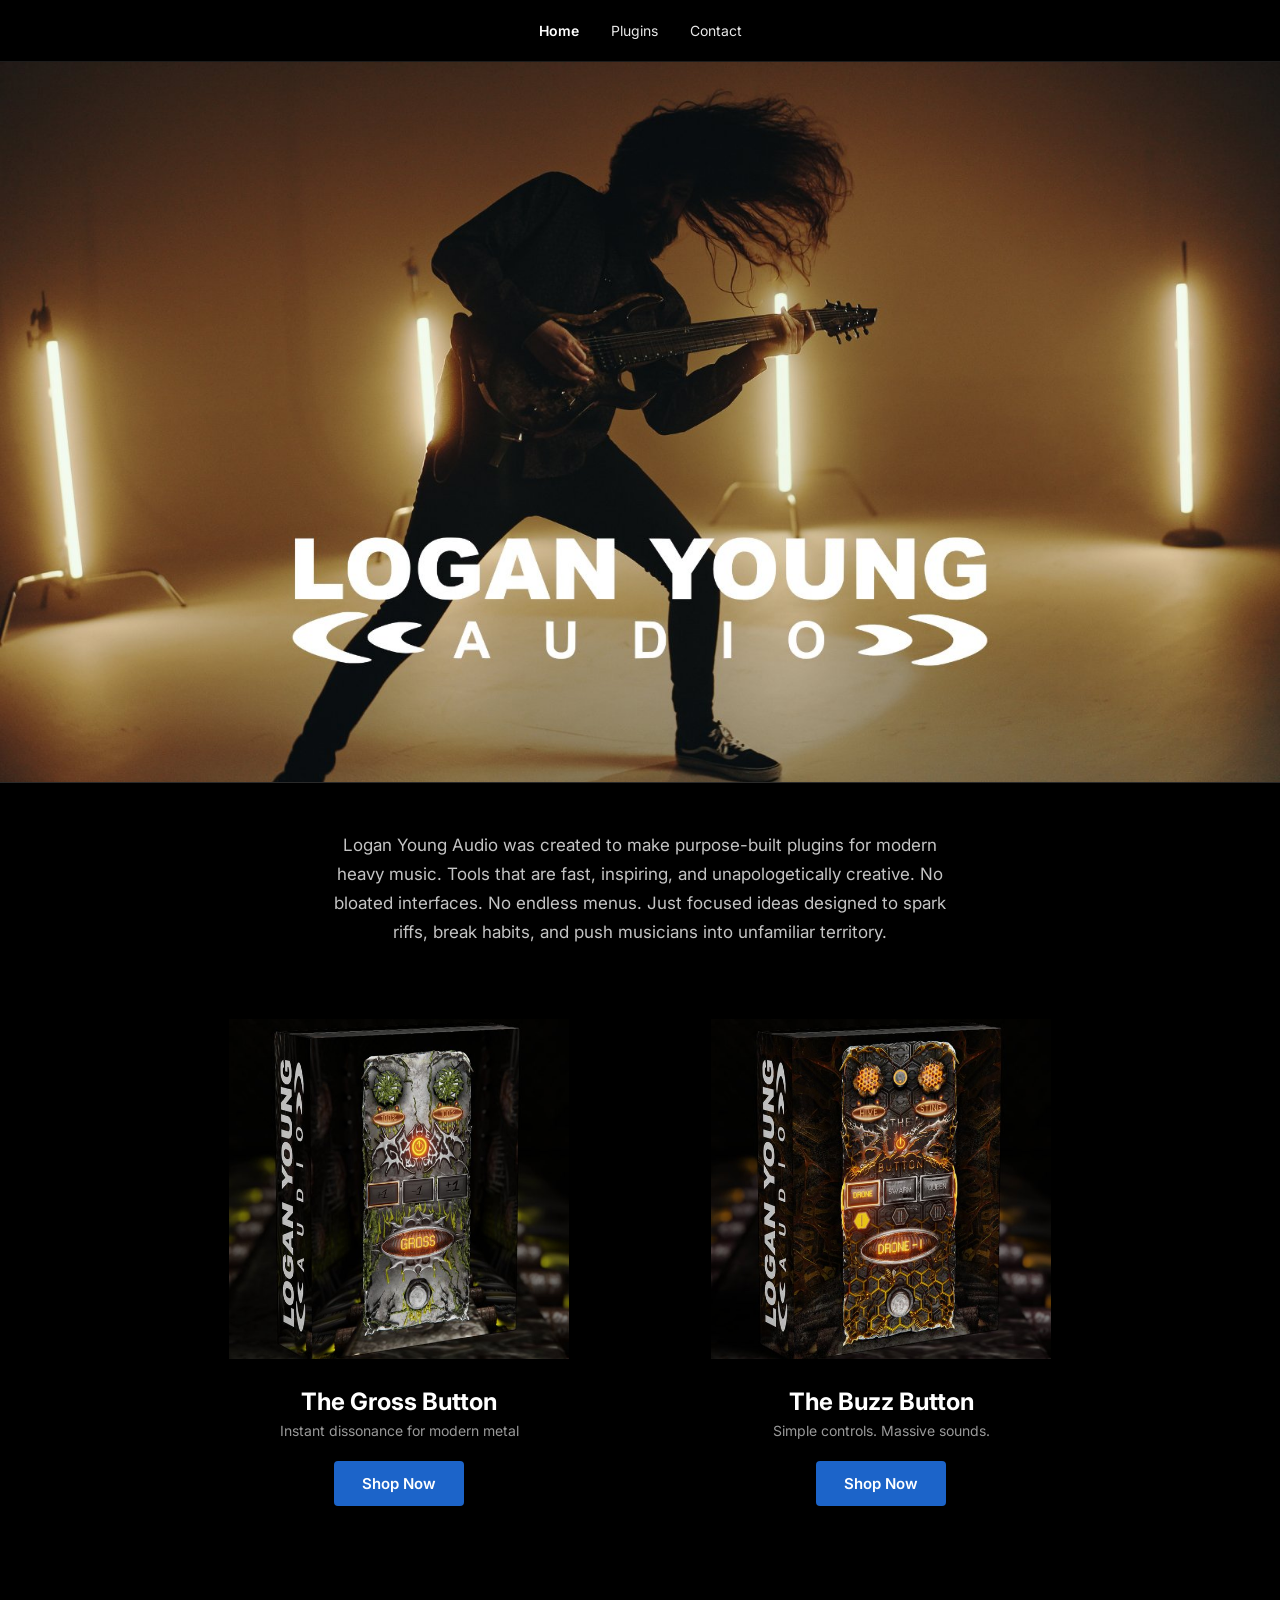
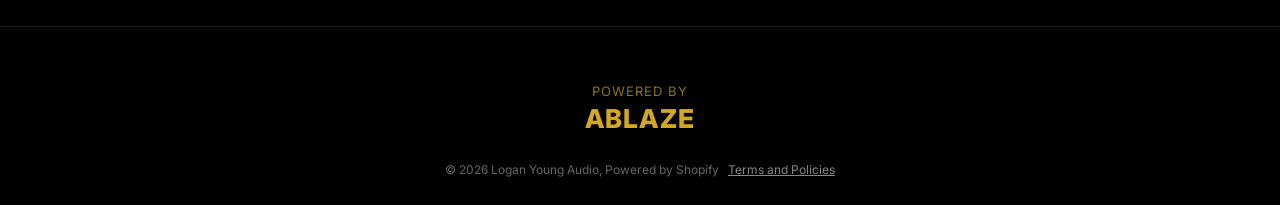
<file: v2/index.html>
<!doctype html>
<html lang="en">
<head>
<meta charset="utf-8">
<meta name="viewport" content="width=device-width, initial-scale=1">
<title>🎸 Logan Young Audio</title>
<meta name="description" content="Logan Young Audio - independent audio software for modern heavy music. Shop The Gross Button and The Buzz Button.">
<link rel="stylesheet" href="https://fonts.googleapis.com/css2?family=Inter:wght@400;500;600;700;800&display=swap">
<link rel="stylesheet" href="css/index.css">
</head>
<body>
<div style="display: flex; flex-direction: column; width: 100%; min-height: 100vh; background: #000000;">

  <!-- NAV -->
  <div style="display: flex; align-items: center; justify-content: center; padding: 22px 40px; border-bottom: 1px solid #1c1c1c;">
    <div class="nav-links" style="display: flex; gap: 32px; font-size: 14px; color: #e8e8e8;">
      <a href="index.html" style="color: #ffffff; font-weight: 600;">Home</a>
      <a href="plugins.html">Plugins</a>
      <a href="contact.html">Contact</a>
    </div>
  </div>

  <!-- HERO IMAGE (full width, shorter container, image never trimmed) -->
  <div style="width: 100%; aspect-ratio: 1640 / 924; border-bottom: 1px solid #2a2a2a; overflow: hidden;">
    <img src="images/landing-hero.jpg" alt="Logan Young Audio" style="width: 100%; height: 100%; object-fit: cover; display: block;">
  </div>

  <!-- HERO TEXT -->
  <div style="padding: 48px 40px 72px; text-align: center;">
    <p style="max-width: 640px; margin: 0 auto; font-size: 17px; line-height: 1.7; color: #c4c4c4;">Logan Young Audio was created to make purpose-built plugins for modern heavy music. Tools that are fast, inspiring, and unapologetically creative. No bloated interfaces. No endless menus. Just focused ideas designed to spark riffs, break habits, and push musicians into unfamiliar territory.</p>
  </div>

  <!-- TWO PRODUCTS -->
  <div style="flex: 1; padding: 0 40px 120px; display: flex; align-items: flex-start; justify-content: center;">
    <div class="tile-grid" style="display: grid; grid-template-columns: 1fr 1fr; gap: 64px; max-width: 900px; width: 100%;">

      <a href="the-gross-button.html" class="product-tile">
        <img src="images/gross-gross.jpg" alt="The Gross Button">
        <h2 style="margin: 28px 0 6px; font-size: 24px; font-weight: 700; color: #ffffff;">The Gross Button</h2>
        <p style="margin: 0 0 22px; font-size: 14px; color: #999999;">Instant dissonance for modern metal</p>
        <span class="btn-blue">Shop Now</span>
      </a>

      <a href="the-buzz-button.html" class="product-tile">
        <img src="images/buzz-drone.jpg" alt="The Buzz Button">
        <h2 style="margin: 28px 0 6px; font-size: 24px; font-weight: 700; color: #ffffff;">The Buzz Button</h2>
        <p style="margin: 0 0 22px; font-size: 14px; color: #999999;">Simple controls. Massive sounds.</p>
        <span class="btn-blue">Shop Now</span>
      </a>

    </div>
  </div>

  <!-- FOOTER -->
  <div style="padding: 56px 40px 28px; text-align: center; border-top: 1px solid #1c1c1c;">
    <div style="font-size: 13px; letter-spacing: 0.08em; color: #8a7226; margin-bottom: 4px;">POWERED BY</div>
    <div style="font-size: 26px; font-weight: 800; letter-spacing: 0.04em; color: #d3a625; margin-bottom: 28px;">ABLAZE</div>
    <div style="font-size: 12px; color: #666666;">© 2026 Logan Young Audio, Powered by Shopify &nbsp;&nbsp;<a href="#" style="color: #888888; text-decoration: underline;">Terms and Policies</a></div>
  </div>

</div>
</body>
</html>
</file>
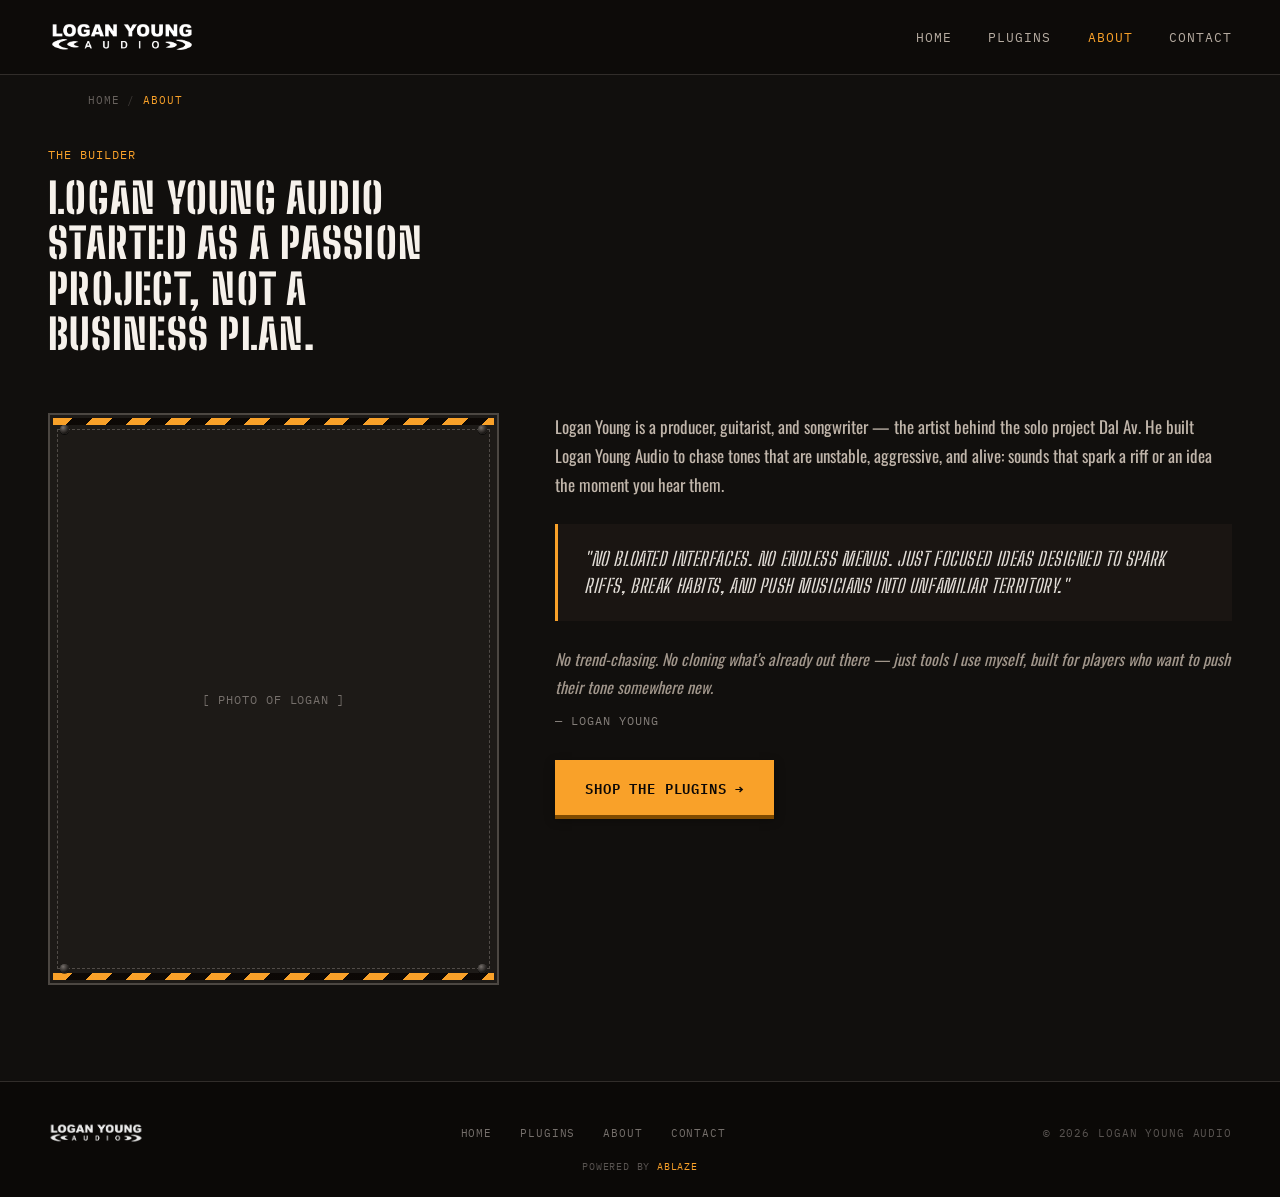
<file: v2/about.html>
<!doctype html>
<html lang="en">
<head>
<meta charset="utf-8">
<meta name="viewport" content="width=device-width, initial-scale=1">
<title>About Logan — Logan Young Audio</title>
<meta name="description" content="Logan Young Audio started as a passion project, not a business plan. Meet the guitarist and producer behind it.">
<link rel="stylesheet" href="https://fonts.googleapis.com/css2?family=Big+Shoulders+Stencil:wght@400..900&family=Oswald:wght@400;500;600;700&family=IBM+Plex+Mono:wght@500;600&display=swap">
<style>
  * { box-sizing: border-box; }
  html, body { margin: 0; padding: 0; }
  body {
    font-family: 'Oswald', 'Arial Narrow', sans-serif;
    background: oklch(0.17 0.006 60);
    color: oklch(0.92 0.01 70);
  }
  a { color: var(--accent, oklch(0.78 0.16 68)); text-decoration: none; }
  a:hover { color: oklch(0.85 0.14 68); }
  .stencil {
    font-family: 'Big Shoulders Stencil', 'Arial Narrow', sans-serif;
    text-transform: uppercase;
    letter-spacing: 0.03em;
  }
  .mono {
    font-family: 'IBM Plex Mono', monospace;
    letter-spacing: 0.08em;
    text-transform: uppercase;
  }
  .rivet {
    position: absolute;
    width: 9px;
    height: 9px;
    border-radius: 50%;
    background: radial-gradient(circle at 35% 30%, oklch(0.55 0.01 60), oklch(0.2 0.006 60) 70%);
    box-shadow: 0 1px 0 rgba(0,0,0,0.6), inset 0 0 1px rgba(255,255,255,0.15);
  }
  .btn-primary {
    display: inline-flex;
    align-items: center;
    justify-content: center;
    gap: 10px;
    padding: 16px 30px;
    background: var(--accent, oklch(0.78 0.16 68));
    color: oklch(0.14 0.01 60);
    font-family: 'IBM Plex Mono', monospace;
    font-weight: 600;
    letter-spacing: 0.06em;
    text-transform: uppercase;
    font-size: 14px;
    border: none;
    box-shadow: 0 4px 0 oklch(0.46 0.11 68), 0 4px 10px rgba(0,0,0,0.4);
    cursor: pointer;
  }
  .hazard-edge {
    background-image: repeating-linear-gradient(135deg, var(--accent, oklch(0.78 0.16 68)) 0 14px, oklch(0.14 0.01 60) 14px 28px);
  }
  @media (max-width: 720px) {
    .about-grid { grid-template-columns: 1fr !important; }
    .section-pad { padding-left: 24px !important; padding-right: 24px !important; }
    .title-size { font-size: 34px !important; }
  }
</style>
</head>
<body>
<div style="display: flex; flex-direction: column; width: 100%; min-height: 100vh; background: oklch(0.17 0.006 60); --accent: oklch(0.78 0.16 68);">

  <!-- NAV -->
  <div style="display: flex; align-items: center; justify-content: space-between; padding: 20px 48px; border-bottom: 1px solid oklch(0.3 0.008 60); background: oklch(0.15 0.006 60);">
    <a href="index.html" style="display: flex; align-items: center; gap: 12px;">
      <img src="images/logo.png" alt="Logan Young Audio" style="height: 34px; width: auto;">
    </a>
    <div class="mono" style="display: flex; gap: 36px; font-size: 13px; color: oklch(0.75 0.02 70);">
      <a href="index.html" style="color: inherit;">HOME</a>
      <a href="index.html#plugins" style="color: inherit;">PLUGINS</a>
      <a href="about.html" style="color: var(--accent, oklch(0.78 0.16 68));">ABOUT</a>
      <a href="contact.html" style="color: inherit;">CONTACT</a>
    </div>
  </div>

  <!-- BREADCRUMB -->
  <div class="section-pad mono" style="padding: 18px 48px 0; font-size: 11px; color: oklch(0.5 0.01 60); max-width: 1200px; margin: 0 auto; width: 100%;">
    <a href="index.html" style="color: inherit;">HOME</a> <span style="opacity:0.5;">/</span> <span style="color: var(--accent, oklch(0.78 0.16 68));">ABOUT</span>
  </div>

  <!-- HEADER -->
  <div class="section-pad" style="padding: 40px 48px 56px;">
    <div style="max-width: 1200px; margin: 0 auto;">
      <div class="mono" style="font-size: 12px; color: var(--accent, oklch(0.78 0.16 68)); margin-bottom: 14px;">THE BUILDER</div>
      <h1 class="stencil title-size" style="margin: 0; font-size: 42px; font-weight: 800; line-height: 1.08; color: oklch(0.96 0.01 70); max-width: 20ch;">LOGAN YOUNG AUDIO STARTED AS A PASSION PROJECT, NOT A BUSINESS PLAN.</h1>
    </div>
  </div>

  <!-- BODY -->
  <div class="section-pad" style="padding: 0 48px 96px;">
    <div class="about-grid" style="display: grid; grid-template-columns: 0.8fr 1.2fr; gap: 56px; align-items: start; max-width: 1200px; margin: 0 auto;">

      <div style="position: relative; border: 2px solid oklch(0.4 0.01 60); background: oklch(0.22 0.008 60); aspect-ratio: 4 / 5; padding: 3px;">
        <div class="hazard-edge" style="height: 7px; width: 100%;"></div>
        <div style="height: calc(100% - 14px); display: flex; align-items: center; justify-content: center; border: 1px dashed oklch(0.42 0.01 60); margin: 4px;">
          <div class="mono" style="font-size: 12px; color: oklch(0.55 0.01 60);">[ PHOTO OF LOGAN ]</div>
        </div>
        <div class="hazard-edge" style="height: 7px; width: 100%;"></div>
        <div class="rivet" style="top: 10px; left: 10px;"></div>
        <div class="rivet" style="top: 10px; right: 10px;"></div>
        <div class="rivet" style="bottom: 10px; left: 10px;"></div>
        <div class="rivet" style="bottom: 10px; right: 10px;"></div>
      </div>

      <div style="display: flex; flex-direction: column; gap: 24px;">
        <p style="margin: 0; font-size: 17px; line-height: 1.7; color: oklch(0.78 0.02 70);">Logan Young is a producer, guitarist, and songwriter — the artist behind the solo project Dal Av. He built Logan Young Audio to chase tones that are unstable, aggressive, and alive: sounds that spark a riff or an idea the moment you hear them.</p>

        <div style="display: flex; align-items: center; gap: 16px; padding: 22px 26px; border-left: 3px solid var(--accent, oklch(0.78 0.16 68)); background: oklch(0.2 0.01 60);">
          <div class="stencil" style="font-size: 19px; font-style: italic; color: oklch(0.9 0.01 70); line-height: 1.4;">"No bloated interfaces. No endless menus. Just focused ideas designed to spark riffs, break habits, and push musicians into unfamiliar territory."</div>
        </div>

        <p style="margin: 0; font-size: 16px; line-height: 1.75; color: oklch(0.68 0.02 70); font-style: italic;">No trend-chasing. No cloning what's already out there — just tools I use myself, built for players who want to push their tone somewhere new.</p>
        <div class="mono" style="font-size: 12px; color: oklch(0.6 0.01 60); margin-top: -12px;">— LOGAN YOUNG</div>

        <a href="index.html#plugins" class="btn-primary" style="align-self: flex-start; margin-top: 8px;">Shop The Plugins →</a>
      </div>

    </div>
  </div>

  <!-- FOOTER -->
  <div style="margin-top: auto; padding: 40px 48px 24px; border-top: 1px solid oklch(0.3 0.008 60); background: oklch(0.14 0.005 60);">
    <div style="max-width: 1200px; margin: 0 auto; display: flex; align-items: center; justify-content: space-between; flex-wrap: wrap; gap: 20px;">
      <img src="images/logo.png" alt="Logan Young Audio" style="height: 22px; width: auto; opacity: 0.92;">
      <div class="mono" style="display: flex; gap: 28px; font-size: 11px; color: oklch(0.55 0.01 60);">
        <a href="index.html" style="color: inherit;">HOME</a>
        <a href="index.html#plugins" style="color: inherit;">PLUGINS</a>
        <a href="about.html" style="color: inherit;">ABOUT</a>
        <a href="contact.html" style="color: inherit;">CONTACT</a>
      </div>
      <div class="mono" style="font-size: 11px; color: oklch(0.45 0.008 60);">© 2026 LOGAN YOUNG AUDIO</div>
    </div>
    <div class="mono" style="max-width: 1200px; margin: 16px auto 0; text-align: center; font-size: 10px; color: oklch(0.45 0.008 60);">POWERED BY <a href="https://www.ablazeaudio.com/" style="color: var(--accent, oklch(0.78 0.16 68));">ABLAZE</a></div>
  </div>

</div>
</body>
</html>
</file>
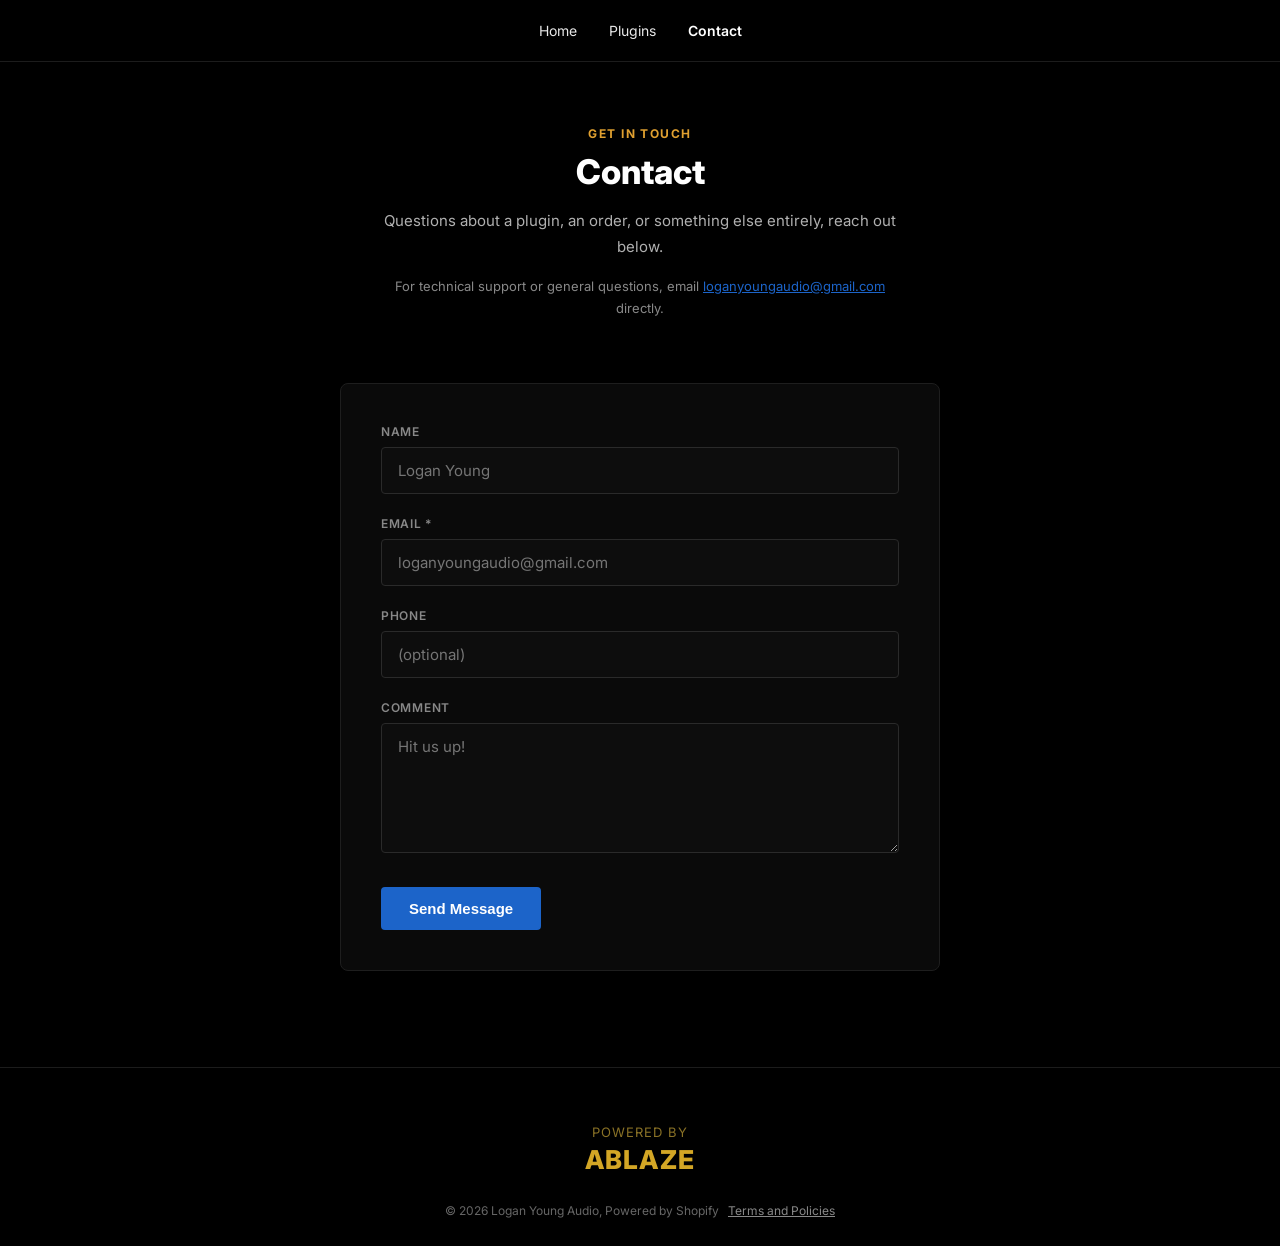
<file: v2/contact.html>
<!doctype html>
<html lang="en">
<head>
<meta charset="utf-8">
<meta name="viewport" content="width=device-width, initial-scale=1">
<title>✉️ Hit Us Up - Logan Young Audio</title>
<meta name="description" content="Contact Logan Young Audio with questions about a plugin, an order, or anything else.">
<link rel="stylesheet" href="https://fonts.googleapis.com/css2?family=Inter:wght@400;500;600;700;800&display=swap">
<link rel="stylesheet" href="css/contact.css">
</head>
<body>
<div style="display: flex; flex-direction: column; width: 100%; min-height: 100vh; background: #000000;">

  <!-- NAV -->
  <div style="display: flex; align-items: center; justify-content: center; padding: 22px 40px; border-bottom: 1px solid #1c1c1c;">
    <div class="nav-links" style="display: flex; gap: 32px; font-size: 14px; color: #e8e8e8;">
      <a href="index.html">Home</a>
      <a href="plugins.html">Plugins</a>
      <a href="contact.html" style="color: #ffffff; font-weight: 600;">Contact</a>
    </div>
  </div>

  <!-- HEADER -->
  <div style="padding: 64px 40px 40px; text-align: center;">
    <div style="font-size: 12px; font-weight: 700; letter-spacing: 0.12em; color: #e0a030; margin-bottom: 10px;">GET IN TOUCH</div>
    <h1 style="margin: 0 0 16px; font-size: 34px; font-weight: 800; color: #ffffff;">Contact</h1>
    <p style="margin: 0 auto; max-width: 520px; font-size: 15px; line-height: 1.7; color: #b0b0b0;">Questions about a plugin, an order, or something else entirely, reach out below.</p>
    <p style="margin: 16px auto 0; max-width: 520px; font-size: 13px; line-height: 1.7; color: #888888;">For technical support or general questions, email <a href="mailto:loganyoungaudio@gmail.com" style="color: #1c64c9; text-decoration: underline;">loganyoungaudio@gmail.com</a> directly.</p>
  </div>

  <!-- FORM -->
  <div style="padding: 24px 40px 96px;">
    <div style="max-width: 600px; margin: 0 auto; border: 1px solid #1e1e1e; background: #0a0a0a; border-radius: 8px;">
      <div style="padding: 40px; display: flex; flex-direction: column; gap: 22px;">
        <div>
          <label class="field-label">Name</label>
          <input class="field-input" type="text" placeholder="Logan Young">
        </div>

        <div>
          <label class="field-label">Email *</label>
          <input class="field-input" type="email" placeholder="loganyoungaudio@gmail.com">
        </div>

        <div>
          <label class="field-label">Phone</label>
          <input class="field-input" type="tel" placeholder="(optional)">
        </div>

        <div>
          <label class="field-label">Comment</label>
          <textarea class="field-input" placeholder="Hit us up!"></textarea>
        </div>

        <button class="btn-blue" style="align-self: flex-start; margin-top: 8px;" id="contact-submit">Send Message</button>
        <p id="form-status" style="font-size: 13px; color: #1c64c9; margin: 0;">Thanks your message has been sent</p>
      </div>
    </div>
  </div>

  <!-- NEWSLETTER (hidden for now — not ready to launch this yet, keeping the markup in place for later) -->
  <div style="display: none; padding: 64px 40px; text-align: center; border-top: 1px solid #1c1c1c;">
    <div style="font-size: 12px; font-weight: 700; letter-spacing: 0.12em; color: #1c64c9; margin-bottom: 12px;">JOIN THE LIST</div>
    <h2 style="margin: 0 0 10px; font-size: 24px; font-weight: 800; color: #ffffff;">Get Notified About New Plugins</h2>
    <p style="margin: 0 0 28px; font-size: 14px; color: #888888;">Occasional emails about new releases and updates. No spam.</p>
    <div style="display: flex; justify-content: center; max-width: 420px; margin: 0 auto;">
      <input class="newsletter-input" type="email" placeholder="your-email@example.com">
      <button class="newsletter-btn" type="button">Join</button>
    </div>
  </div>

  <!-- FOOTER -->
  <div style="margin-top: auto; padding: 56px 40px 28px; text-align: center; border-top: 1px solid #1c1c1c;">
    <div style="font-size: 13px; letter-spacing: 0.08em; color: #8a7226; margin-bottom: 4px;">POWERED BY</div>
    <div style="font-size: 26px; font-weight: 800; letter-spacing: 0.04em; color: #d3a625; margin-bottom: 28px;">ABLAZE</div>
    <div style="font-size: 12px; color: #666666;">© 2026 Logan Young Audio, Powered by Shopify &nbsp;&nbsp;<a href="#" style="color: #888888; text-decoration: underline;">Terms and Policies</a></div>
  </div>

</div>
<script>
  (function () {
    var btn = document.getElementById('contact-submit');
    var status = document.getElementById('form-status');
    if (btn && status) {
      btn.addEventListener('click', function (e) {
        e.preventDefault();
        status.classList.add('visible');
      });
    }
  })();
</script>
</body>
</html>
</file>
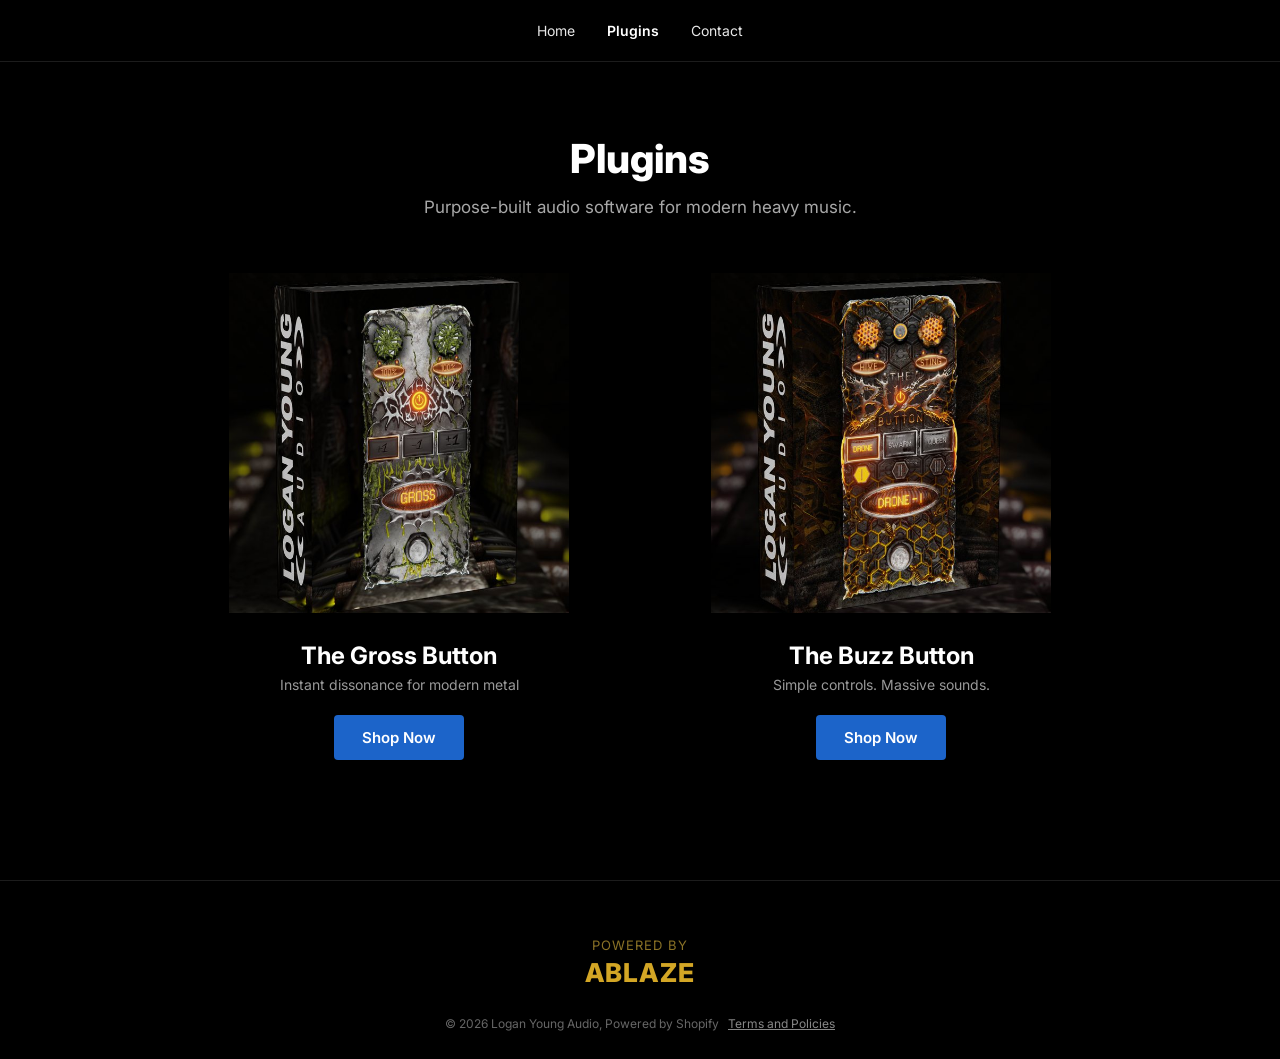
<file: v2/plugins.html>
<!doctype html>
<html lang="en">
<head>
<meta charset="utf-8">
<meta name="viewport" content="width=device-width, initial-scale=1">
<title>💻 Plugins — Logan Young Audio</title>
<meta name="description" content="Browse all Logan Young Audio plugins: The Gross Button and The Buzz Button.">
<link rel="stylesheet" href="https://fonts.googleapis.com/css2?family=Inter:wght@400;500;600;700;800&display=swap">
<link rel="stylesheet" href="css/plugins.css">
</head>
<body>
<div style="display: flex; flex-direction: column; width: 100%; min-height: 100vh; background: #000000;">

  <!-- NAV -->
  <div style="display: flex; align-items: center; justify-content: center; padding: 22px 40px; border-bottom: 1px solid #1c1c1c;">
    <div class="nav-links" style="display: flex; gap: 32px; font-size: 14px; color: #e8e8e8;">
      <a href="index.html">Home</a>
      <a href="plugins.html" style="color: #ffffff; font-weight: 600;">Plugins</a>
      <a href="contact.html">Contact</a>
    </div>
  </div>

  <!-- HERO -->
  <div style="padding: 72px 40px 56px; text-align: center;">
    <h1 style="margin: 0 0 14px; font-size: 40px; font-weight: 800; color: #ffffff;">Plugins</h1>
    <p style="margin: 0; font-size: 17px; color: #a8a8a8;">Purpose-built audio software for modern heavy music.</p>
  </div>

  <!-- ALL PRODUCTS -->
  <div style="flex: 1; padding: 0 40px 120px; display: flex; align-items: flex-start; justify-content: center;">
    <div class="tile-grid" style="display: grid; grid-template-columns: 1fr 1fr; gap: 64px; max-width: 900px; width: 100%;">

      <a href="the-gross-button.html" class="product-tile">
        <img src="images/gross-gross.jpg" alt="The Gross Button">
        <h2 style="margin: 28px 0 6px; font-size: 24px; font-weight: 700; color: #ffffff;">The Gross Button</h2>
        <p style="margin: 0 0 22px; font-size: 14px; color: #999999;">Instant dissonance for modern metal</p>
        <span class="btn-blue">Shop Now</span>
      </a>

      <a href="the-buzz-button.html" class="product-tile">
        <img src="images/buzz-drone.jpg" alt="The Buzz Button">
        <h2 style="margin: 28px 0 6px; font-size: 24px; font-weight: 700; color: #ffffff;">The Buzz Button</h2>
        <p style="margin: 0 0 22px; font-size: 14px; color: #999999;">Simple controls. Massive sounds.</p>
        <span class="btn-blue">Shop Now</span>
      </a>

    </div>
  </div>

  <!-- FOOTER -->
  <div style="padding: 56px 40px 28px; text-align: center; border-top: 1px solid #1c1c1c;">
    <div style="font-size: 13px; letter-spacing: 0.08em; color: #8a7226; margin-bottom: 4px;">POWERED BY</div>
    <div style="font-size: 26px; font-weight: 800; letter-spacing: 0.04em; color: #d3a625; margin-bottom: 28px;">ABLAZE</div>
    <div style="font-size: 12px; color: #666666;">© 2026 Logan Young Audio, Powered by Shopify &nbsp;&nbsp;<a href="#" style="color: #888888; text-decoration: underline;">Terms and Policies</a></div>
  </div>

</div>
</body>
</html>
</file>
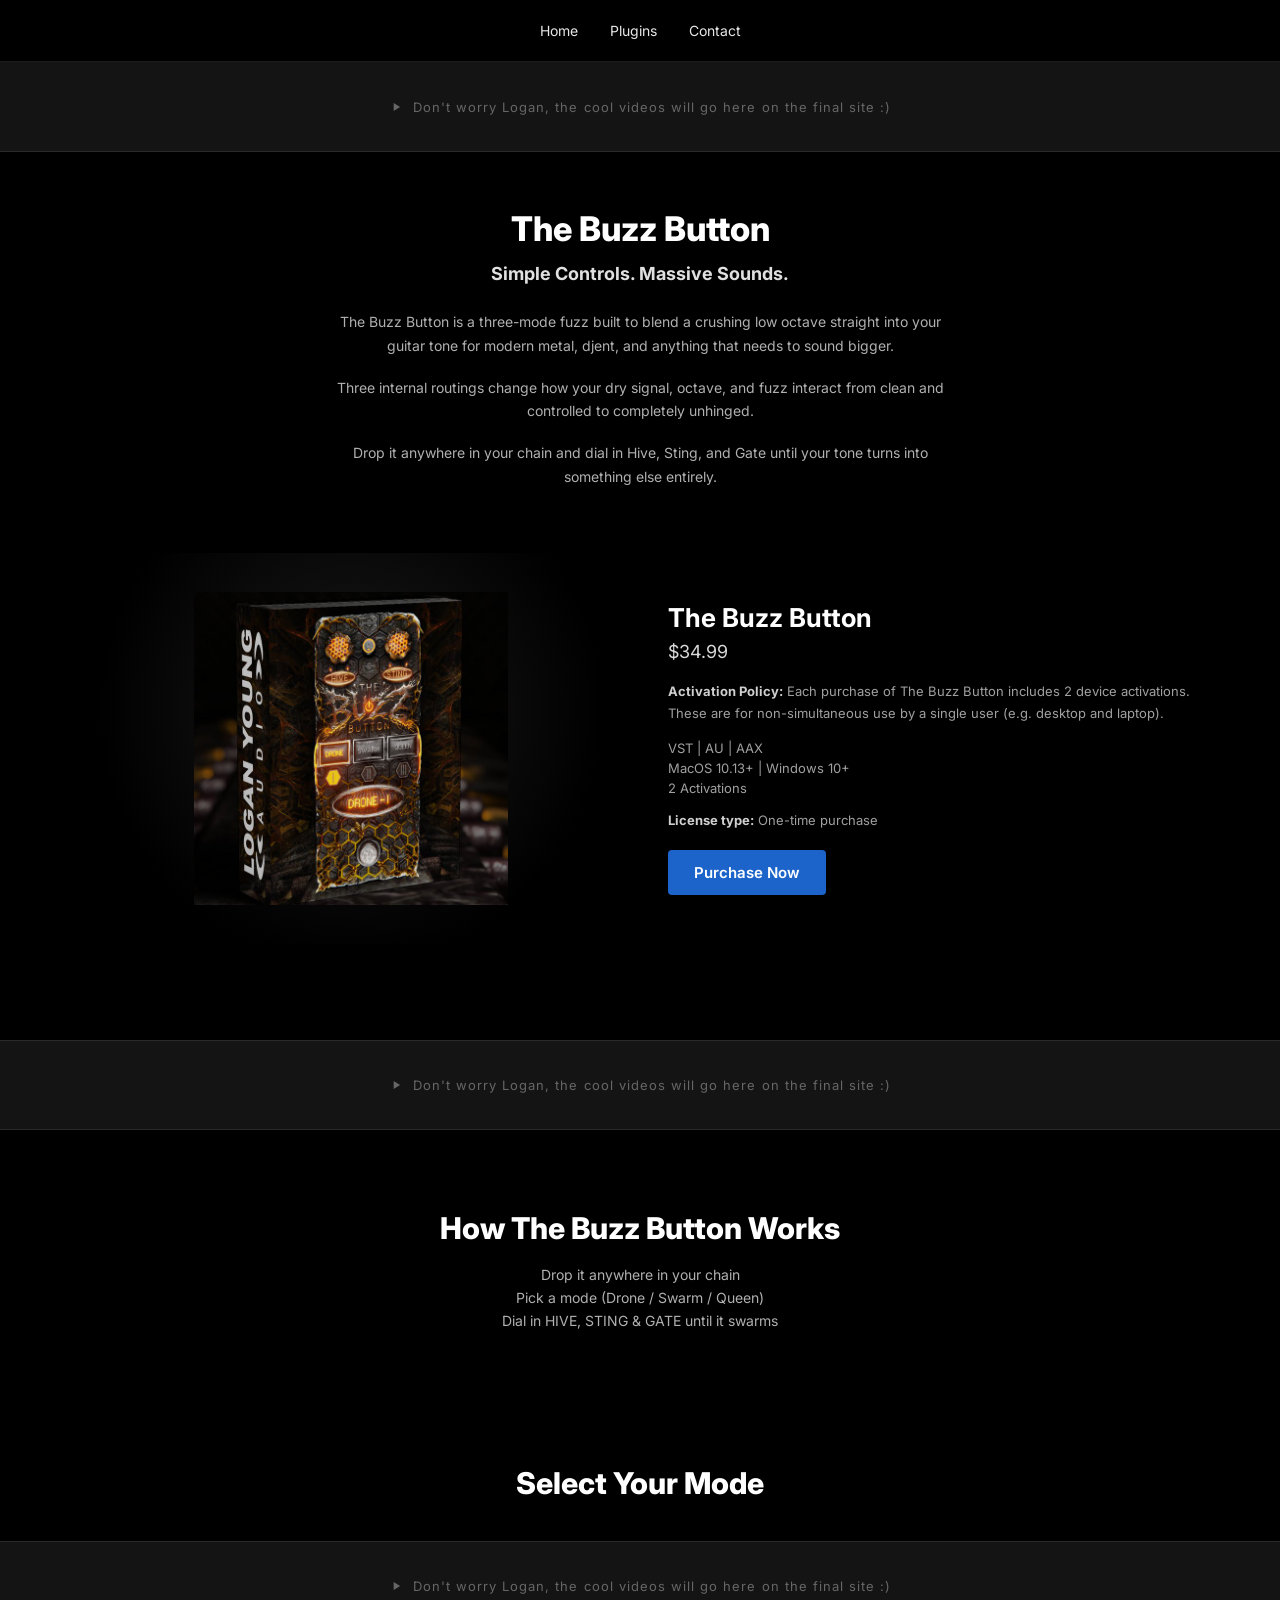
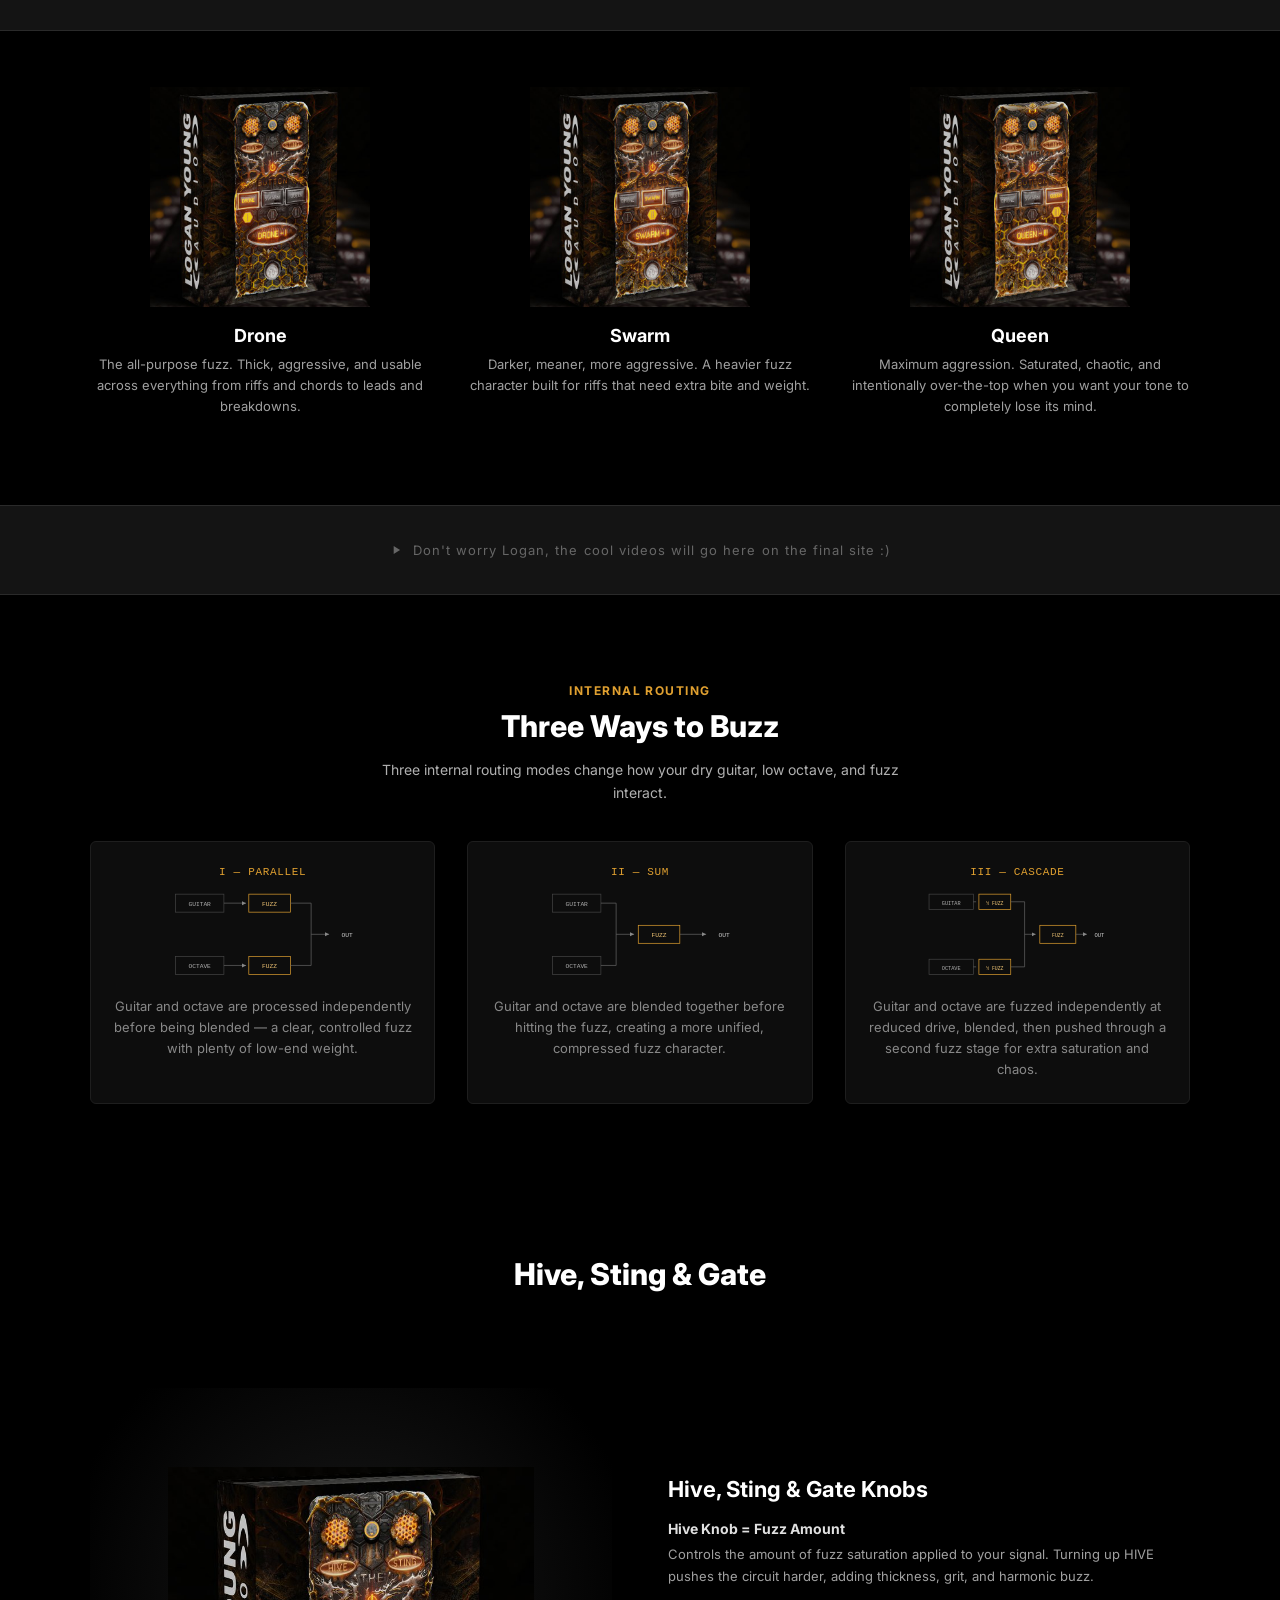
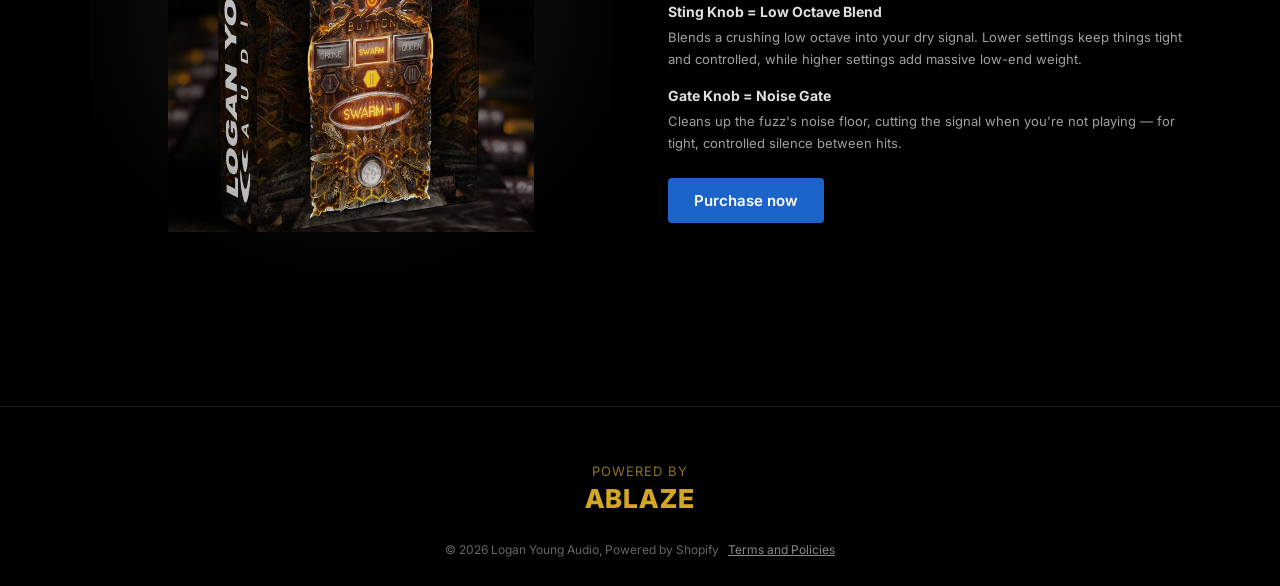
<file: v2/the-buzz-button.html>
<!doctype html>
<html lang="en">
<head>
<meta charset="utf-8">
<meta name="viewport" content="width=device-width, initial-scale=1">
<title>🐝 The Buzz Button - Logan Young Audio</title>
<meta name="description" content="The Buzz Button is a three-mode fuzz built to blend a crushing low octave straight into your guitar tone. Simple controls, massive sounds.">
<link rel="stylesheet" href="https://fonts.googleapis.com/css2?family=Inter:wght@400;500;600;700;800&display=swap">
<link rel="stylesheet" href="css/the-buzz-button.css">
</head>
<body>
<div style="display: flex; flex-direction: column; width: 100%; min-height: 100vh; background: #000000;">

  <!-- NAV -->
  <div style="display: flex; align-items: center; justify-content: center; padding: 22px 40px; border-bottom: 1px solid #1c1c1c;">
    <div class="nav-links" style="display: flex; gap: 32px; font-size: 14px; color: #e8e8e8;">
      <a href="index.html">Home</a>
      <a href="plugins.html">Plugins</a>
      <a href="contact.html">Contact</a>
    </div>
  </div>

  <!-- HERO VIDEO -->
  <div style="width: 100%; height: 90px; background: #141414; border-bottom: 1px solid #2a2a2a; display: flex; align-items: center; justify-content: center; gap: 10px;">
    <svg width="14" height="14" viewBox="0 0 24 24" fill="#666666"><path d="M8 5v14l11-7z"/></svg>
    <span style="font-size: 13px; letter-spacing: 0.08em; color: #666666;">Don't worry Logan, the cool videos will go here on the final site :)</span>
  </div>

  <!-- HERO TEXT -->
  <div style="padding: 56px 40px 64px; text-align: center;">
    <div style="max-width: 640px; margin: 0 auto;">
      <h1 style="margin: 0 0 14px; font-size: 34px; font-weight: 800; color: #ffffff;">The Buzz Button</h1>
      <h2 style="margin: 0 0 26px; font-size: 18px; font-weight: 700; color: #e0e0e0;">Simple Controls. Massive Sounds.</h2>
      <p style="margin: 0 0 18px; font-size: 14px; line-height: 1.7; color: #b0b0b0;">The Buzz Button is a three-mode fuzz built to blend a crushing low octave straight into your guitar tone for modern metal, djent, and anything that needs to sound bigger.</p>
      <p style="margin: 0 0 18px; font-size: 14px; line-height: 1.7; color: #b0b0b0;">Three internal routings change how your dry signal, octave, and fuzz interact from clean and controlled to completely unhinged.</p>
      <p style="margin: 0; font-size: 14px; line-height: 1.7; color: #b0b0b0;">Drop it anywhere in your chain and dial in Hive, Sting, and Gate until your tone turns into something else entirely.</p>
    </div>
  </div>

  <!-- PRODUCT / BUY -->
  <div style="padding: 0 40px 96px;">
    <div class="product-split" style="max-width: 1100px; margin: 0 auto; display: grid; grid-template-columns: 1fr 1fr; gap: 56px; align-items: center;">
      <div style="position: relative; aspect-ratio: 4 / 3; background: radial-gradient(circle at 50% 40%, #1a1a1a, #000000 72%); display: flex; align-items: center; justify-content: center; overflow: hidden;">
        <img src="images/buzz-drone.jpg" alt="The Buzz Button pedal" style="max-height: 100%; max-width: 60%; object-fit: contain;">
      </div>
      <div>
        <h3 style="margin: 0 0 8px; font-size: 26px; font-weight: 700; color: #ffffff;">The Buzz Button</h3>
        <div style="font-size: 18px; color: #d8d8d8; margin-bottom: 18px;">$34.99</div>
        <p style="margin: 0 0 16px; font-size: 13px; line-height: 1.7; color: #a0a0a0;"><strong style="color: #cfcfcf;">Activation Policy:</strong> Each purchase of The Buzz Button includes 2 device activations. These are for non-simultaneous use by a single user (e.g. desktop and laptop).</p>
        <p style="margin: 0 0 4px; font-size: 13px; color: #a0a0a0;">VST | AU | AAX</p>
        <p style="margin: 0 0 4px; font-size: 13px; color: #a0a0a0;">MacOS 10.13+ | Windows 10+</p>
        <p style="margin: 0 0 16px; font-size: 13px; color: #a0a0a0;">2 Activations</p>
        <p style="margin: 0 0 22px; font-size: 13px; color: #a0a0a0;"><strong style="color: #cfcfcf;">License type:</strong> One-time purchase</p>
        <a href="#" class="btn-blue">Purchase Now</a>
      </div>
    </div>
  </div>

  <!-- VIDEO -->
  <div style="width: 100%; height: 90px; background: #141414; border-top: 1px solid #2a2a2a; border-bottom: 1px solid #2a2a2a; display: flex; align-items: center; justify-content: center; gap: 10px;">
    <svg width="14" height="14" viewBox="0 0 24 24" fill="#666666"><path d="M8 5v14l11-7z"/></svg>
    <span style="font-size: 13px; letter-spacing: 0.08em; color: #666666;">Don't worry Logan, the cool videos will go here on the final site :)</span>
  </div>

  <!-- HOW IT WORKS -->
  <div style="padding: 80px 40px; text-align: center;">
    <h2 style="margin: 0 0 20px; font-size: 30px; font-weight: 800; color: #ffffff;">How The Buzz Button Works</h2>
    <p style="margin: 0 0 6px; font-size: 14px; color: #b0b0b0;">Drop it anywhere in your chain</p>
    <p style="margin: 0 0 6px; font-size: 14px; color: #b0b0b0;">Pick a mode (Drone / Swarm / Queen)</p>
    <p style="margin: 0; font-size: 14px; color: #b0b0b0;">Dial in HIVE, STING &amp; GATE until it swarms</p>
  </div>

  <!-- SELECT YOUR MODE -->
  <div style="padding: 56px 40px 40px; text-align: center;">
    <h2 style="margin: 0; font-size: 30px; font-weight: 800; color: #ffffff;">Select Your Mode</h2>
  </div>

  <!-- VIDEO -->
  <div style="width: 100%; height: 90px; background: #141414; border-top: 1px solid #2a2a2a; border-bottom: 1px solid #2a2a2a; display: flex; align-items: center; justify-content: center; gap: 10px;">
    <svg width="14" height="14" viewBox="0 0 24 24" fill="#666666"><path d="M8 5v14l11-7z"/></svg>
    <span style="font-size: 13px; letter-spacing: 0.08em; color: #666666;">Don't worry Logan, the cool videos will go here on the final site :)</span>
  </div>

  <div style="padding: 56px 40px 88px;">
    <div class="scene-grid" style="max-width: 1100px; margin: 0 auto; display: grid; grid-template-columns: repeat(3, 1fr); gap: 40px; text-align: center;">
      <div>
        <img src="images/buzz-drone.jpg" alt="Drone mode" style="width: 100%; max-width: 220px; height: auto; margin: 0 auto 18px; display: block;">
        <h3 style="margin: 0 0 8px; font-size: 18px; font-weight: 700; color: #ffffff;">Drone</h3>
        <p style="margin: 0; font-size: 13px; line-height: 1.6; color: #a0a0a0;">The all-purpose fuzz. Thick, aggressive, and usable across everything from riffs and chords to leads and breakdowns.</p>
      </div>
      <div>
        <img src="images/buzz-swarm.jpg" alt="Swarm mode" style="width: 100%; max-width: 220px; height: auto; margin: 0 auto 18px; display: block;">
        <h3 style="margin: 0 0 8px; font-size: 18px; font-weight: 700; color: #ffffff;">Swarm</h3>
        <p style="margin: 0; font-size: 13px; line-height: 1.6; color: #a0a0a0;">Darker, meaner, more aggressive. A heavier fuzz character built for riffs that need extra bite and weight.</p>
      </div>
      <div>
        <img src="images/buzz-queen.jpg" alt="Queen mode" style="width: 100%; max-width: 220px; height: auto; margin: 0 auto 18px; display: block;">
        <h3 style="margin: 0 0 8px; font-size: 18px; font-weight: 700; color: #ffffff;">Queen</h3>
        <p style="margin: 0; font-size: 13px; line-height: 1.6; color: #a0a0a0;">Maximum aggression. Saturated, chaotic, and intentionally over-the-top when you want your tone to completely lose its mind.</p>
      </div>
    </div>
  </div>

  <!-- VIDEO -->
  <div style="width: 100%; height: 90px; background: #141414; border-top: 1px solid #2a2a2a; border-bottom: 1px solid #2a2a2a; display: flex; align-items: center; justify-content: center; gap: 10px;">
    <svg width="14" height="14" viewBox="0 0 24 24" fill="#666666"><path d="M8 5v14l11-7z"/></svg>
    <span style="font-size: 13px; letter-spacing: 0.08em; color: #666666;">Don't worry Logan, the cool videos will go here on the final site :)</span>
  </div>

  <!-- THREE WAYS TO BUZZ -->
  <div style="padding: 88px 40px 36px; text-align: center;">
    <div style="font-size: 12px; font-weight: 700; letter-spacing: 0.12em; color: #e0a030; margin-bottom: 10px;">INTERNAL ROUTING</div>
    <h2 style="margin: 0 0 14px; font-size: 30px; font-weight: 800; color: #ffffff;">Three Ways to Buzz</h2>
    <p style="margin: 0 auto; max-width: 560px; font-size: 14px; line-height: 1.7; color: #b0b0b0;">Three internal routing modes change how your dry guitar, low octave, and fuzz interact.</p>
  </div>

  <div style="padding: 0 40px 96px;">
    <div class="route-grid" style="max-width: 1100px; margin: 0 auto; display: grid; grid-template-columns: repeat(3, 1fr); gap: 32px; text-align: center;">

      <div style="background: #0d0d0d; border: 1px solid #1e1e1e; border-radius: 6px; padding: 24px 20px;">
        <div style="font-family: monospace; font-size: 11px; letter-spacing: 0.06em; color: #e0a030; margin-bottom: 12px;">I — PARALLEL</div>
        <svg viewBox="0 0 260 130" width="100%" height="90" style="display: block; margin: 0 auto 16px;">
          <defs><marker id="ar1" markerWidth="8" markerHeight="8" refX="6" refY="3" orient="auto"><path d="M0,0 L6,3 L0,6 z" fill="#888888"/></marker></defs>
          <rect x="4" y="6" width="70" height="26" fill="none" stroke="#444444"/>
          <text x="39" y="23" text-anchor="middle" font-size="9" fill="#b0b0b0" font-family="monospace">GUITAR</text>
          <rect x="4" y="96" width="70" height="26" fill="none" stroke="#444444"/>
          <text x="39" y="113" text-anchor="middle" font-size="9" fill="#b0b0b0" font-family="monospace">OCTAVE</text>
          <rect x="110" y="6" width="60" height="26" fill="none" stroke="#e0a030"/>
          <text x="140" y="23" text-anchor="middle" font-size="9" fill="#f5c876" font-family="monospace">FUZZ</text>
          <rect x="110" y="96" width="60" height="26" fill="none" stroke="#e0a030"/>
          <text x="140" y="113" text-anchor="middle" font-size="9" fill="#f5c876" font-family="monospace">FUZZ</text>
          <line x1="74" y1="19" x2="106" y2="19" stroke="#666666" marker-end="url(#ar1)"/>
          <line x1="74" y1="109" x2="106" y2="109" stroke="#666666" marker-end="url(#ar1)"/>
          <line x1="170" y1="19" x2="200" y2="19" stroke="#666666"/>
          <line x1="170" y1="109" x2="200" y2="109" stroke="#666666"/>
          <line x1="200" y1="19" x2="200" y2="109" stroke="#666666"/>
          <line x1="200" y1="64" x2="226" y2="64" stroke="#666666" marker-end="url(#ar1)"/>
          <text x="252" y="68" text-anchor="middle" font-size="9" fill="#cfcfcf" font-family="monospace">OUT</text>
        </svg>
        <p style="margin: 0; font-size: 13px; line-height: 1.6; color: #888888;">Guitar and octave are processed independently before being blended — a clear, controlled fuzz with plenty of low-end weight.</p>
      </div>

      <div style="background: #0d0d0d; border: 1px solid #1e1e1e; border-radius: 6px; padding: 24px 20px;">
        <div style="font-family: monospace; font-size: 11px; letter-spacing: 0.06em; color: #e0a030; margin-bottom: 12px;">II — SUM</div>
        <svg viewBox="0 0 260 130" width="100%" height="90" style="display: block; margin: 0 auto 16px;">
          <defs><marker id="ar2" markerWidth="8" markerHeight="8" refX="6" refY="3" orient="auto"><path d="M0,0 L6,3 L0,6 z" fill="#888888"/></marker></defs>
          <rect x="4" y="6" width="70" height="26" fill="none" stroke="#444444"/>
          <text x="39" y="23" text-anchor="middle" font-size="9" fill="#b0b0b0" font-family="monospace">GUITAR</text>
          <rect x="4" y="96" width="70" height="26" fill="none" stroke="#444444"/>
          <text x="39" y="113" text-anchor="middle" font-size="9" fill="#b0b0b0" font-family="monospace">OCTAVE</text>
          <line x1="74" y1="19" x2="96" y2="19" stroke="#666666"/>
          <line x1="74" y1="109" x2="96" y2="109" stroke="#666666"/>
          <line x1="96" y1="19" x2="96" y2="109" stroke="#666666"/>
          <line x1="96" y1="64" x2="122" y2="64" stroke="#666666" marker-end="url(#ar2)"/>
          <rect x="128" y="51" width="60" height="26" fill="none" stroke="#e0a030"/>
          <text x="158" y="68" text-anchor="middle" font-size="9" fill="#f5c876" font-family="monospace">FUZZ</text>
          <line x1="188" y1="64" x2="226" y2="64" stroke="#666666" marker-end="url(#ar2)"/>
          <text x="252" y="68" text-anchor="middle" font-size="9" fill="#cfcfcf" font-family="monospace">OUT</text>
        </svg>
        <p style="margin: 0; font-size: 13px; line-height: 1.6; color: #888888;">Guitar and octave are blended together before hitting the fuzz, creating a more unified, compressed fuzz character.</p>
      </div>

      <div style="background: #0d0d0d; border: 1px solid #1e1e1e; border-radius: 6px; padding: 24px 20px;">
        <div style="font-family: monospace; font-size: 11px; letter-spacing: 0.06em; color: #e0a030; margin-bottom: 12px;">III — CASCADE</div>
        <svg viewBox="0 0 260 130" width="100%" height="90" style="display: block; margin: 0 auto 16px;">
          <defs><marker id="ar3" markerWidth="8" markerHeight="8" refX="6" refY="3" orient="auto"><path d="M0,0 L6,3 L0,6 z" fill="#888888"/></marker></defs>
          <rect x="2" y="6" width="64" height="22" fill="none" stroke="#444444"/>
          <text x="34" y="21" text-anchor="middle" font-size="7.5" fill="#b0b0b0" font-family="monospace">GUITAR</text>
          <rect x="2" y="100" width="64" height="22" fill="none" stroke="#444444"/>
          <text x="34" y="115" text-anchor="middle" font-size="7.5" fill="#b0b0b0" font-family="monospace">OCTAVE</text>
          <rect x="74" y="6" width="46" height="22" fill="none" stroke="#e0a030"/>
          <text x="97" y="21" text-anchor="middle" font-size="7" fill="#f5c876" font-family="monospace">½ FUZZ</text>
          <rect x="74" y="100" width="46" height="22" fill="none" stroke="#e0a030"/>
          <text x="97" y="115" text-anchor="middle" font-size="7" fill="#f5c876" font-family="monospace">½ FUZZ</text>
          <line x1="66" y1="17" x2="70" y2="17" stroke="#666666"/>
          <line x1="66" y1="111" x2="70" y2="111" stroke="#666666"/>
          <line x1="120" y1="17" x2="140" y2="17" stroke="#666666"/>
          <line x1="120" y1="111" x2="140" y2="111" stroke="#666666"/>
          <line x1="140" y1="17" x2="140" y2="111" stroke="#666666"/>
          <line x1="140" y1="64" x2="156" y2="64" stroke="#666666" marker-end="url(#ar3)"/>
          <rect x="162" y="51" width="52" height="26" fill="none" stroke="#e0a030"/>
          <text x="188" y="68" text-anchor="middle" font-size="7" fill="#f5c876" font-family="monospace">FUZZ</text>
          <line x1="214" y1="64" x2="230" y2="64" stroke="#666666" marker-end="url(#ar3)"/>
          <text x="248" y="68" text-anchor="middle" font-size="8" fill="#cfcfcf" font-family="monospace">OUT</text>
        </svg>
        <p style="margin: 0; font-size: 13px; line-height: 1.6; color: #888888;">Guitar and octave are fuzzed independently at reduced drive, blended, then pushed through a second fuzz stage for extra saturation and chaos.</p>
      </div>

    </div>
  </div>

  <!-- HIVE, STING & GATE -->
  <div style="padding: 56px 40px 40px; text-align: center;">
    <h2 style="margin: 0; font-size: 30px; font-weight: 800; color: #ffffff;">Hive, Sting &amp; Gate</h2>
  </div>
  <div style="padding: 56px 40px 96px;">
    <div class="product-split" style="max-width: 1100px; margin: 0 auto; display: grid; grid-template-columns: 1fr 1fr; gap: 56px; align-items: center;">
      <div style="position: relative; aspect-ratio: 1 / 1; background: radial-gradient(circle at 50% 40%, #1a1a1a, #000000 72%); display: flex; align-items: center; justify-content: center; overflow: hidden;">
        <img src="images/buzz-swarm.jpg" alt="Hive, Sting and Gate knobs" style="max-height: 100%; max-width: 70%; object-fit: contain;">
      </div>
      <div>
        <h3 style="margin: 0 0 18px; font-size: 22px; font-weight: 700; color: #ffffff;">Hive, Sting &amp; Gate Knobs</h3>
        <p style="margin: 0 0 6px; font-size: 14px; font-weight: 700; color: #e0e0e0;">Hive Knob = Fuzz Amount</p>
        <p style="margin: 0 0 16px; font-size: 13px; line-height: 1.7; color: #a0a0a0;">Controls the amount of fuzz saturation applied to your signal. Turning up HIVE pushes the circuit harder, adding thickness, grit, and harmonic buzz.</p>
        <p style="margin: 0 0 6px; font-size: 14px; font-weight: 700; color: #e0e0e0;">Sting Knob = Low Octave Blend</p>
        <p style="margin: 0 0 16px; font-size: 13px; line-height: 1.7; color: #a0a0a0;">Blends a crushing low octave into your dry signal. Lower settings keep things tight and controlled, while higher settings add massive low-end weight.</p>
        <p style="margin: 0 0 6px; font-size: 14px; font-weight: 700; color: #e0e0e0;">Gate Knob = Noise Gate</p>
        <p style="margin: 0 0 24px; font-size: 13px; line-height: 1.7; color: #a0a0a0;">Cleans up the fuzz's noise floor, cutting the signal when you're not playing — for tight, controlled silence between hits.</p>
        <a href="#" class="btn-blue">Purchase now</a>
      </div>
    </div>
  </div>

  <!-- FOOTER -->
  <div style="margin-top: auto; padding: 56px 40px 28px; text-align: center; border-top: 1px solid #1c1c1c;">
    <div style="font-size: 13px; letter-spacing: 0.08em; color: #8a7226; margin-bottom: 4px;">POWERED BY</div>
    <div style="font-size: 26px; font-weight: 800; letter-spacing: 0.04em; color: #d3a625; margin-bottom: 28px;">ABLAZE</div>
    <div style="font-size: 12px; color: #666666;">© 2026 Logan Young Audio, Powered by Shopify &nbsp;&nbsp;<a href="#" style="color: #888888; text-decoration: underline;">Terms and Policies</a></div>
  </div>

</div>
</body>
</html>
</file>
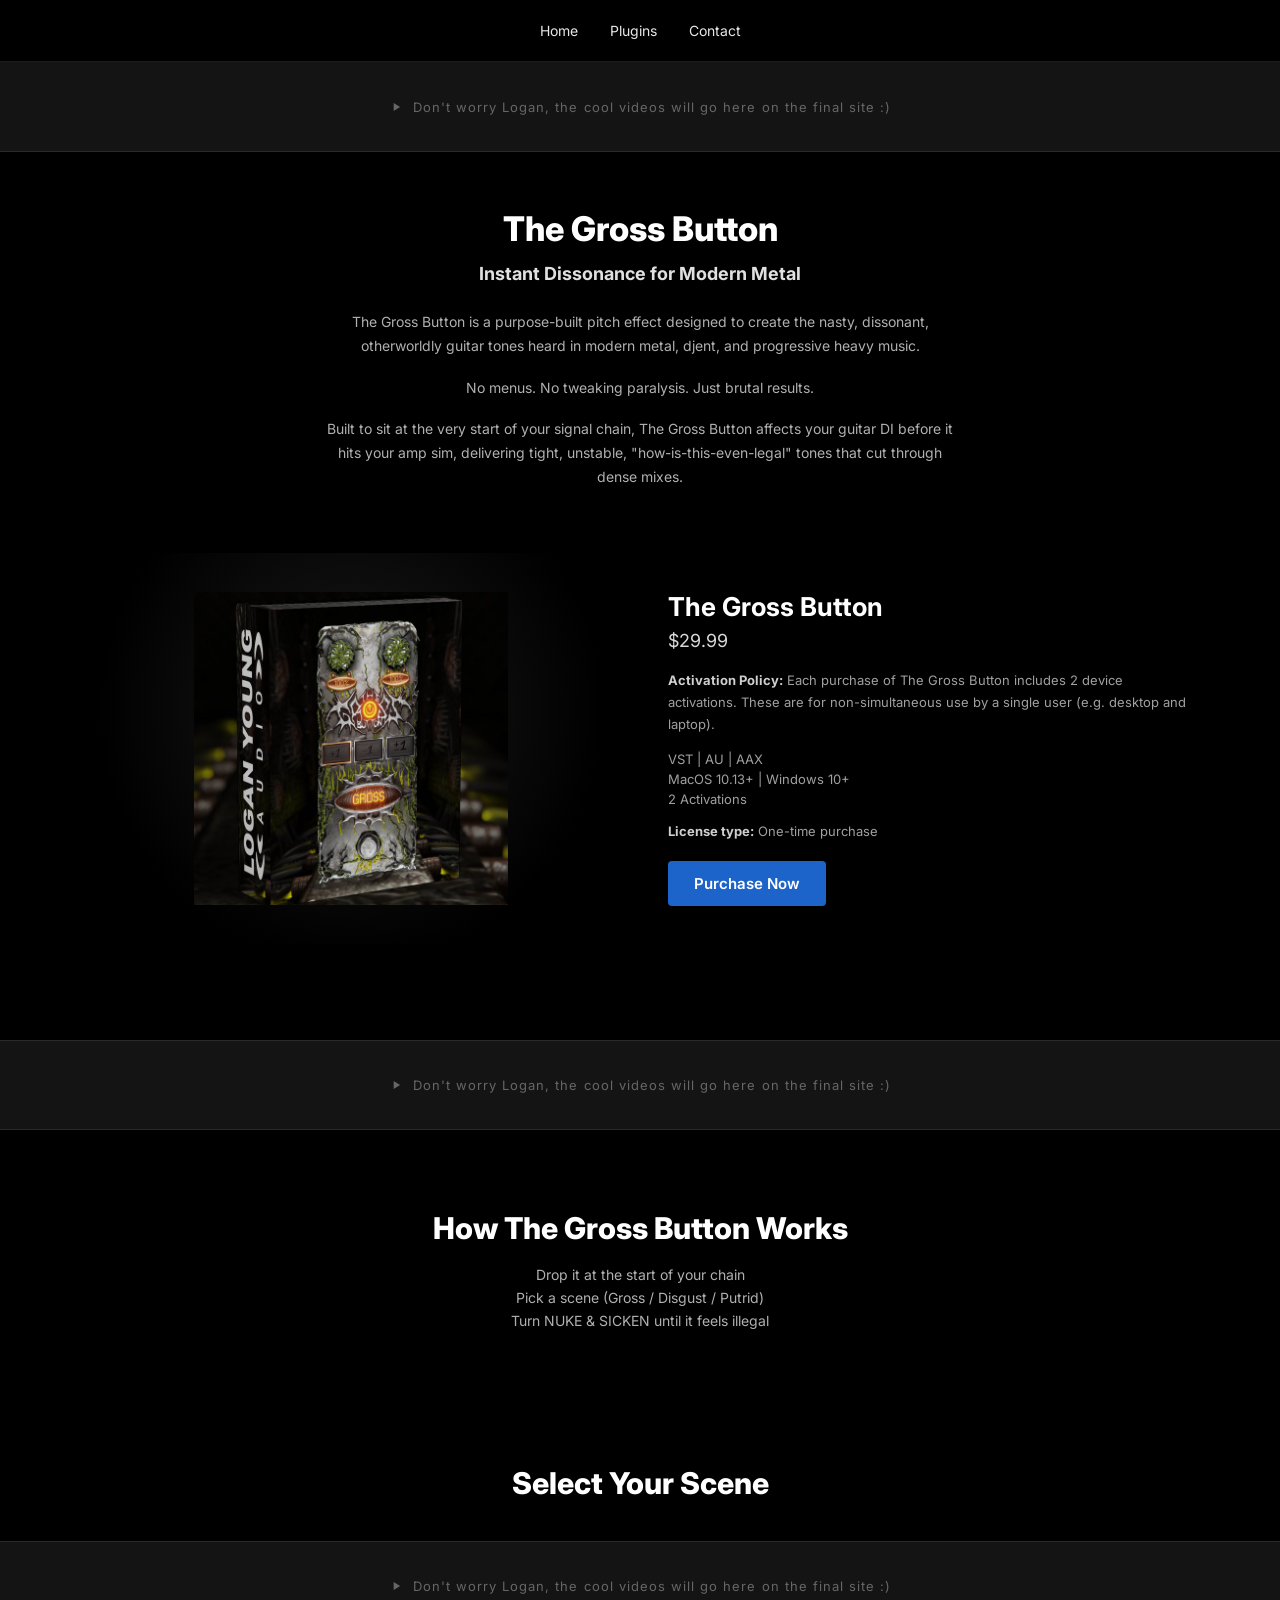
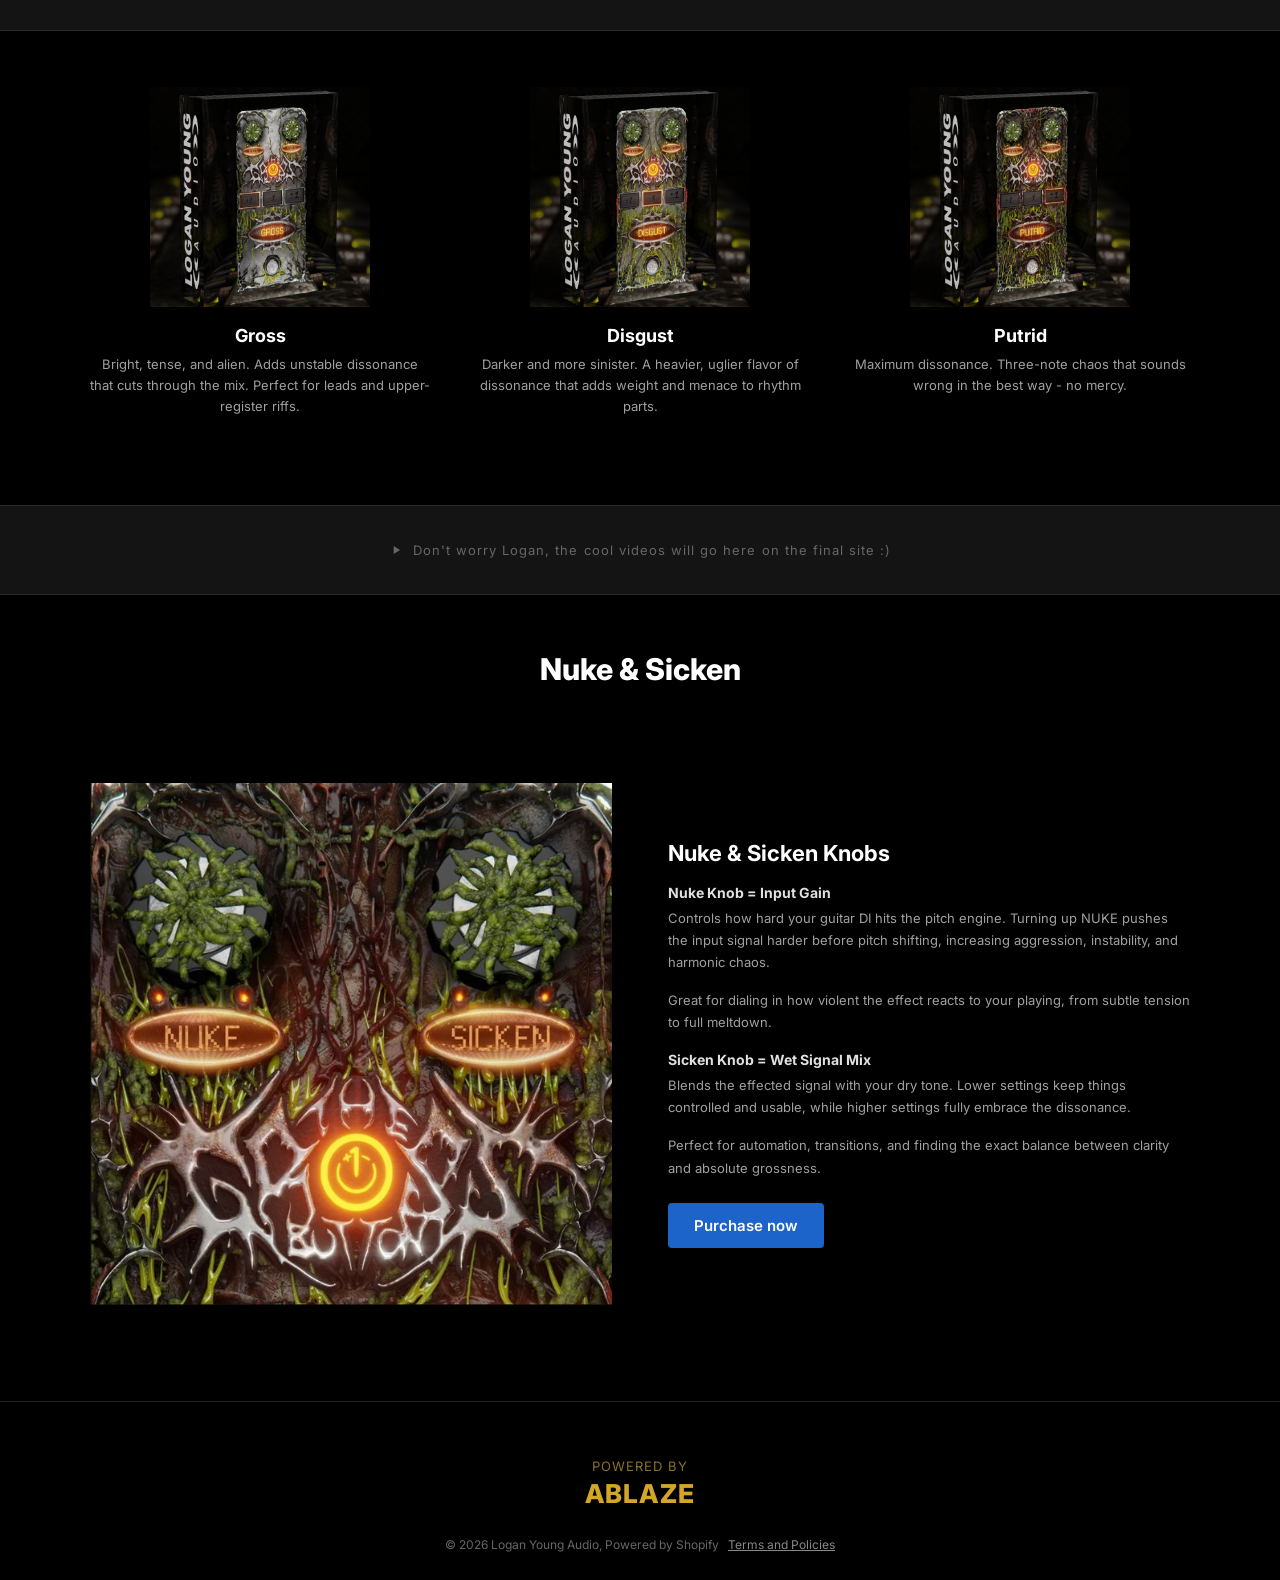
<file: v2/the-gross-button.html>
<!doctype html>
<html lang="en">
<head>
<meta charset="utf-8">
<meta name="viewport" content="width=device-width, initial-scale=1">
<title>🤮 The Gross Button — Logan Young Audio</title>
<meta name="description" content="The Gross Button is a purpose-built pitch effect designed to create nasty, dissonant, otherworldly guitar tones for modern metal, djent, and progressive heavy music.">
<link rel="stylesheet" href="https://fonts.googleapis.com/css2?family=Inter:wght@400;500;600;700;800&display=swap">
<link rel="stylesheet" href="css/the-gross-button.css">
</head>
<body>
<div style="display: flex; flex-direction: column; width: 100%; min-height: 100vh; background: #000000;">

  <!-- NAV -->
  <div style="display: flex; align-items: center; justify-content: center; padding: 22px 40px; border-bottom: 1px solid #1c1c1c;">
    <div class="nav-links" style="display: flex; gap: 32px; font-size: 14px; color: #e8e8e8;">
      <a href="index.html">Home</a>
      <a href="plugins.html">Plugins</a>
      <a href="contact.html">Contact</a>
    </div>
  </div>

  <!-- HERO VIDEO -->
  <div style="width: 100%; height: 90px; background: #141414; border-bottom: 1px solid #2a2a2a; display: flex; align-items: center; justify-content: center; gap: 10px;">
    <svg width="14" height="14" viewBox="0 0 24 24" fill="#666666"><path d="M8 5v14l11-7z"/></svg>
    <span style="font-size: 13px; letter-spacing: 0.08em; color: #666666;">Don't worry Logan, the cool videos will go here on the final site :)</span>
  </div>

  <!-- HERO TEXT -->
  <div style="padding: 56px 40px 64px; text-align: center;">
    <div style="max-width: 640px; margin: 0 auto;">
      <h1 style="margin: 0 0 14px; font-size: 34px; font-weight: 800; color: #ffffff;">The Gross Button</h1>
      <h2 style="margin: 0 0 26px; font-size: 18px; font-weight: 700; color: #e0e0e0;">Instant Dissonance for Modern Metal</h2>
      <p style="margin: 0 0 18px; font-size: 14px; line-height: 1.7; color: #b0b0b0;">The Gross Button is a purpose-built pitch effect designed to create the nasty, dissonant, otherworldly guitar tones heard in modern metal, djent, and progressive heavy music.</p>
      <p style="margin: 0 0 18px; font-size: 14px; line-height: 1.7; color: #b0b0b0;">No menus. No tweaking paralysis. Just brutal results.</p>
      <p style="margin: 0; font-size: 14px; line-height: 1.7; color: #b0b0b0;">Built to sit at the very start of your signal chain, The Gross Button affects your guitar DI before it hits your amp sim, delivering tight, unstable, "how-is-this-even-legal" tones that cut through dense mixes.</p>
    </div>
  </div>

  <!-- PRODUCT / BUY -->
  <div style="padding: 0 40px 96px;">
    <div class="product-split" style="max-width: 1100px; margin: 0 auto; display: grid; grid-template-columns: 1fr 1fr; gap: 56px; align-items: center;">
      <div style="position: relative; aspect-ratio: 4 / 3; background: radial-gradient(circle at 50% 40%, #1a1a1a, #000000 72%); display: flex; align-items: center; justify-content: center; overflow: hidden;">
        <img src="images/gross-gross.jpg" alt="The Gross Button pedal" style="max-height: 100%; max-width: 60%; object-fit: contain;">
      </div>
      <div>
        <h3 style="margin: 0 0 8px; font-size: 26px; font-weight: 700; color: #ffffff;">The Gross Button</h3>
        <div style="font-size: 18px; color: #d8d8d8; margin-bottom: 18px;">$29.99</div>
        <p style="margin: 0 0 16px; font-size: 13px; line-height: 1.7; color: #a0a0a0;"><strong style="color: #cfcfcf;">Activation Policy:</strong> Each purchase of The Gross Button includes 2 device activations. These are for non-simultaneous use by a single user (e.g. desktop and laptop).</p>
        <p style="margin: 0 0 4px; font-size: 13px; color: #a0a0a0;">VST | AU | AAX</p>
        <p style="margin: 0 0 4px; font-size: 13px; color: #a0a0a0;">MacOS 10.13+ | Windows 10+</p>
        <p style="margin: 0 0 16px; font-size: 13px; color: #a0a0a0;">2 Activations</p>
        <p style="margin: 0 0 22px; font-size: 13px; color: #a0a0a0;"><strong style="color: #cfcfcf;">License type:</strong> One-time purchase</p>
        <a href="#" class="btn-blue">Purchase Now</a>
      </div>
    </div>
  </div>

  <!-- VIDEO -->
  <div style="width: 100%; height: 90px; background: #141414; border-top: 1px solid #2a2a2a; border-bottom: 1px solid #2a2a2a; display: flex; align-items: center; justify-content: center; gap: 10px;">
    <svg width="14" height="14" viewBox="0 0 24 24" fill="#666666"><path d="M8 5v14l11-7z"/></svg>
    <span style="font-size: 13px; letter-spacing: 0.08em; color: #666666;">Don't worry Logan, the cool videos will go here on the final site :)</span>
  </div>

  <!-- HOW IT WORKS -->
  <div style="padding: 80px 40px; text-align: center;">
    <h2 style="margin: 0 0 20px; font-size: 30px; font-weight: 800; color: #ffffff;">How The Gross Button Works</h2>
    <p style="margin: 0 0 6px; font-size: 14px; color: #b0b0b0;">Drop it at the start of your chain</p>
    <p style="margin: 0 0 6px; font-size: 14px; color: #b0b0b0;">Pick a scene (Gross / Disgust / Putrid)</p>
    <p style="margin: 0; font-size: 14px; color: #b0b0b0;">Turn NUKE &amp; SICKEN until it feels illegal</p>
  </div>

  <!-- SELECT YOUR SCENE -->
  <div style="padding: 56px 40px 40px; text-align: center;">
    <h2 style="margin: 0; font-size: 30px; font-weight: 800; color: #ffffff;">Select Your Scene</h2>
  </div>

  <!-- VIDEO -->
  <div style="width: 100%; height: 90px; background: #141414; border-top: 1px solid #2a2a2a; border-bottom: 1px solid #2a2a2a; display: flex; align-items: center; justify-content: center; gap: 10px;">
    <svg width="14" height="14" viewBox="0 0 24 24" fill="#666666"><path d="M8 5v14l11-7z"/></svg>
    <span style="font-size: 13px; letter-spacing: 0.08em; color: #666666;">Don't worry Logan, the cool videos will go here on the final site :)</span>
  </div>

  <div style="padding: 56px 40px 88px;">
    <div class="scene-grid" style="max-width: 1100px; margin: 0 auto; display: grid; grid-template-columns: repeat(3, 1fr); gap: 40px; text-align: center;">
      <div>
        <img src="images/gross-gross.jpg" alt="Gross scene" style="width: 100%; max-width: 220px; height: auto; margin: 0 auto 18px; display: block;">
        <h3 style="margin: 0 0 8px; font-size: 18px; font-weight: 700; color: #ffffff;">Gross</h3>
        <p style="margin: 0; font-size: 13px; line-height: 1.6; color: #a0a0a0;">Bright, tense, and alien. Adds unstable dissonance that cuts through the mix. Perfect for leads and upper-register riffs.</p>
      </div>
      <div>
        <img src="images/gross-disgust.jpg" alt="Disgust scene" style="width: 100%; max-width: 220px; height: auto; margin: 0 auto 18px; display: block;">
        <h3 style="margin: 0 0 8px; font-size: 18px; font-weight: 700; color: #ffffff;">Disgust</h3>
        <p style="margin: 0; font-size: 13px; line-height: 1.6; color: #a0a0a0;">Darker and more sinister. A heavier, uglier flavor of dissonance that adds weight and menace to rhythm parts.</p>
      </div>
      <div>
        <img src="images/gross-putrid.jpg" alt="Putrid scene" style="width: 100%; max-width: 220px; height: auto; margin: 0 auto 18px; display: block;">
        <h3 style="margin: 0 0 8px; font-size: 18px; font-weight: 700; color: #ffffff;">Putrid</h3>
        <p style="margin: 0; font-size: 13px; line-height: 1.6; color: #a0a0a0;">Maximum dissonance. Three-note chaos that sounds wrong in the best way - no mercy.</p>
      </div>
    </div>
  </div>

  <!-- VIDEO -->
  <div style="width: 100%; height: 90px; background: #141414; border-top: 1px solid #2a2a2a; border-bottom: 1px solid #2a2a2a; display: flex; align-items: center; justify-content: center; gap: 10px;">
    <svg width="14" height="14" viewBox="0 0 24 24" fill="#666666"><path d="M8 5v14l11-7z"/></svg>
    <span style="font-size: 13px; letter-spacing: 0.08em; color: #666666;">Don't worry Logan, the cool videos will go here on the final site :)</span>
  </div>

  <!-- NUKE & SICKEN -->
  <div style="padding: 56px 40px 40px; text-align: center;">
    <h2 style="margin: 0; font-size: 30px; font-weight: 800; color: #ffffff;">Nuke &amp; Sicken</h2>
  </div>
  <div style="padding: 56px 40px 96px;">
    <div class="product-split" style="max-width: 1100px; margin: 0 auto; display: grid; grid-template-columns: 1fr 1fr; gap: 56px; align-items: center;">
      <img src="images/nuke-sicken.jpg" alt="Nuke and Sicken knobs" style="width: 100%; height: auto; display: block;">
      <div>
        <h3 style="margin: 0 0 18px; font-size: 22px; font-weight: 700; color: #ffffff;">Nuke &amp; Sicken Knobs</h3>
        <p style="margin: 0 0 6px; font-size: 14px; font-weight: 700; color: #e0e0e0;">Nuke Knob = Input Gain</p>
        <p style="margin: 0 0 16px; font-size: 13px; line-height: 1.7; color: #a0a0a0;">Controls how hard your guitar DI hits the pitch engine. Turning up NUKE pushes the input signal harder before pitch shifting, increasing aggression, instability, and harmonic chaos.</p>
        <p style="margin: 0 0 18px; font-size: 13px; line-height: 1.7; color: #a0a0a0;">Great for dialing in how violent the effect reacts to your playing, from subtle tension to full meltdown.</p>
        <p style="margin: 0 0 6px; font-size: 14px; font-weight: 700; color: #e0e0e0;">Sicken Knob = Wet Signal Mix</p>
        <p style="margin: 0 0 16px; font-size: 13px; line-height: 1.7; color: #a0a0a0;">Blends the effected signal with your dry tone. Lower settings keep things controlled and usable, while higher settings fully embrace the dissonance.</p>
        <p style="margin: 0 0 24px; font-size: 13px; line-height: 1.7; color: #a0a0a0;">Perfect for automation, transitions, and finding the exact balance between clarity and absolute grossness.</p>
        <a href="#" class="btn-blue">Purchase now</a>
      </div>
    </div>
  </div>

  <!-- FOOTER -->
  <div style="margin-top: auto; padding: 56px 40px 28px; text-align: center; border-top: 1px solid #1c1c1c;">
    <div style="font-size: 13px; letter-spacing: 0.08em; color: #8a7226; margin-bottom: 4px;">POWERED BY</div>
    <div style="font-size: 26px; font-weight: 800; letter-spacing: 0.04em; color: #d3a625; margin-bottom: 28px;">ABLAZE</div>
    <div style="font-size: 12px; color: #666666;">© 2026 Logan Young Audio, Powered by Shopify &nbsp;&nbsp;<a href="#" style="color: #888888; text-decoration: underline;">Terms and Policies</a></div>
  </div>

</div>
</body>
</html>
</file>
<file: v2/css/index.css>
* { box-sizing: border-box; }
html, body { margin: 0; padding: 0; }
body {
  font-family: 'Inter', -apple-system, 'Helvetica Neue', Arial, sans-serif;
  background: #000000;
  color: #f2f2f2;
}
a { color: inherit; text-decoration: none; }
.btn-blue {
  display: inline-flex;
  align-items: center;
  justify-content: center;
  padding: 13px 28px;
  background: #1c64c9;
  color: #ffffff;
  font-weight: 600;
  font-size: 15px;
  border: none;
  border-radius: 4px;
}
.product-tile { display: flex; flex-direction: column; align-items: center; text-align: center; text-decoration: none; }
.product-tile img { width: 100%; max-width: 340px; height: auto; display: block; }
.product-tile:hover img { opacity: 0.92; }
@media (max-width: 760px) {
  .tile-grid { grid-template-columns: 1fr !important; }
  .nav-links { flex-wrap: wrap; }
}
</file>
<file: v2/css/contact.css>
* { box-sizing: border-box; }
html, body { margin: 0; padding: 0; }
body {
  font-family: 'Inter', -apple-system, 'Helvetica Neue', Arial, sans-serif;
  background: #000000;
  color: #f2f2f2;
}
a { color: inherit; text-decoration: none; }
.btn-blue {
  display: inline-flex;
  align-items: center;
  justify-content: center;
  padding: 13px 28px;
  background: #1c64c9;
  color: #ffffff;
  font-weight: 600;
  font-size: 15px;
  border: none;
  border-radius: 4px;
  cursor: pointer;
}
.field-label {
  font-size: 12px;
  font-weight: 600;
  letter-spacing: 0.06em;
  text-transform: uppercase;
  color: #888888;
  margin-bottom: 8px;
  display: block;
}
.field-input {
  width: 100%;
  background: #0d0d0d;
  border: 1px solid #2a2a2a;
  color: #f2f2f2;
  font-family: 'Inter', sans-serif;
  font-size: 15px;
  padding: 13px 16px;
  outline: none;
  border-radius: 4px;
}
.field-input:focus { border-color: #1c64c9; }
textarea.field-input { resize: vertical; min-height: 130px; font-family: 'Inter', sans-serif; }
#form-status { display: none; }
#form-status.visible { display: block; }
.newsletter-input {
  background: #0d0d0d;
  border: 1px solid #2a2a2a;
  border-right: none;
  color: #f2f2f2;
  font-family: 'Inter', sans-serif;
  font-size: 14px;
  padding: 13px 16px;
  outline: none;
  flex: 1;
  border-radius: 4px 0 0 4px;
}
.newsletter-input:focus { border-color: #1c64c9; }
.newsletter-btn {
  background: #1c64c9;
  color: #ffffff;
  font-weight: 600;
  letter-spacing: 0.02em;
  font-size: 13px;
  padding: 0 24px;
  border: none;
  border-radius: 0 4px 4px 0;
  cursor: pointer;
}
@media (max-width: 760px) {
  .nav-links { flex-wrap: wrap; }
}
</file>
<file: v2/css/plugins.css>
* { box-sizing: border-box; }
html, body { margin: 0; padding: 0; }
body {
  font-family: 'Inter', -apple-system, 'Helvetica Neue', Arial, sans-serif;
  background: #000000;
  color: #f2f2f2;
}
a { color: inherit; text-decoration: none; }
.btn-blue {
  display: inline-flex;
  align-items: center;
  justify-content: center;
  padding: 13px 28px;
  background: #1c64c9;
  color: #ffffff;
  font-weight: 600;
  font-size: 15px;
  border: none;
  border-radius: 4px;
}
.product-tile { display: flex; flex-direction: column; align-items: center; text-align: center; text-decoration: none; }
.product-tile img { width: 100%; max-width: 340px; height: auto; display: block; }
.product-tile:hover img { opacity: 0.92; }
@media (max-width: 760px) {
  .tile-grid { grid-template-columns: 1fr !important; }
  .nav-links { flex-wrap: wrap; }
}
</file>
<file: v2/css/the-buzz-button.css>
* { box-sizing: border-box; }
html, body { margin: 0; padding: 0; }
body {
  font-family: 'Inter', -apple-system, 'Helvetica Neue', Arial, sans-serif;
  background: #000000;
  color: #f2f2f2;
}
a { color: inherit; text-decoration: none; }
.btn-blue {
  display: inline-flex;
  align-items: center;
  justify-content: center;
  padding: 13px 26px;
  background: #1c64c9;
  color: #ffffff;
  font-weight: 600;
  font-size: 15px;
  border: none;
  border-radius: 4px;
  cursor: pointer;
}
@media (max-width: 760px) {
  .nav-links { flex-wrap: wrap; }
  .scene-grid { grid-template-columns: 1fr !important; }
  .product-split { grid-template-columns: 1fr !important; }
  .route-grid { grid-template-columns: 1fr !important; }
}
</file>
<file: v2/css/the-gross-button.css>
* { box-sizing: border-box; }
html, body { margin: 0; padding: 0; }
body {
  font-family: 'Inter', -apple-system, 'Helvetica Neue', Arial, sans-serif;
  background: #000000;
  color: #f2f2f2;
}
a { color: inherit; text-decoration: none; }
.btn-blue {
  display: inline-flex;
  align-items: center;
  justify-content: center;
  padding: 13px 26px;
  background: #1c64c9;
  color: #ffffff;
  font-weight: 600;
  font-size: 15px;
  border: none;
  border-radius: 4px;
  cursor: pointer;
}
@media (max-width: 760px) {
  .nav-links { flex-wrap: wrap; }
  .scene-grid { grid-template-columns: 1fr !important; }
  .product-split { grid-template-columns: 1fr !important; }
}
</file>
